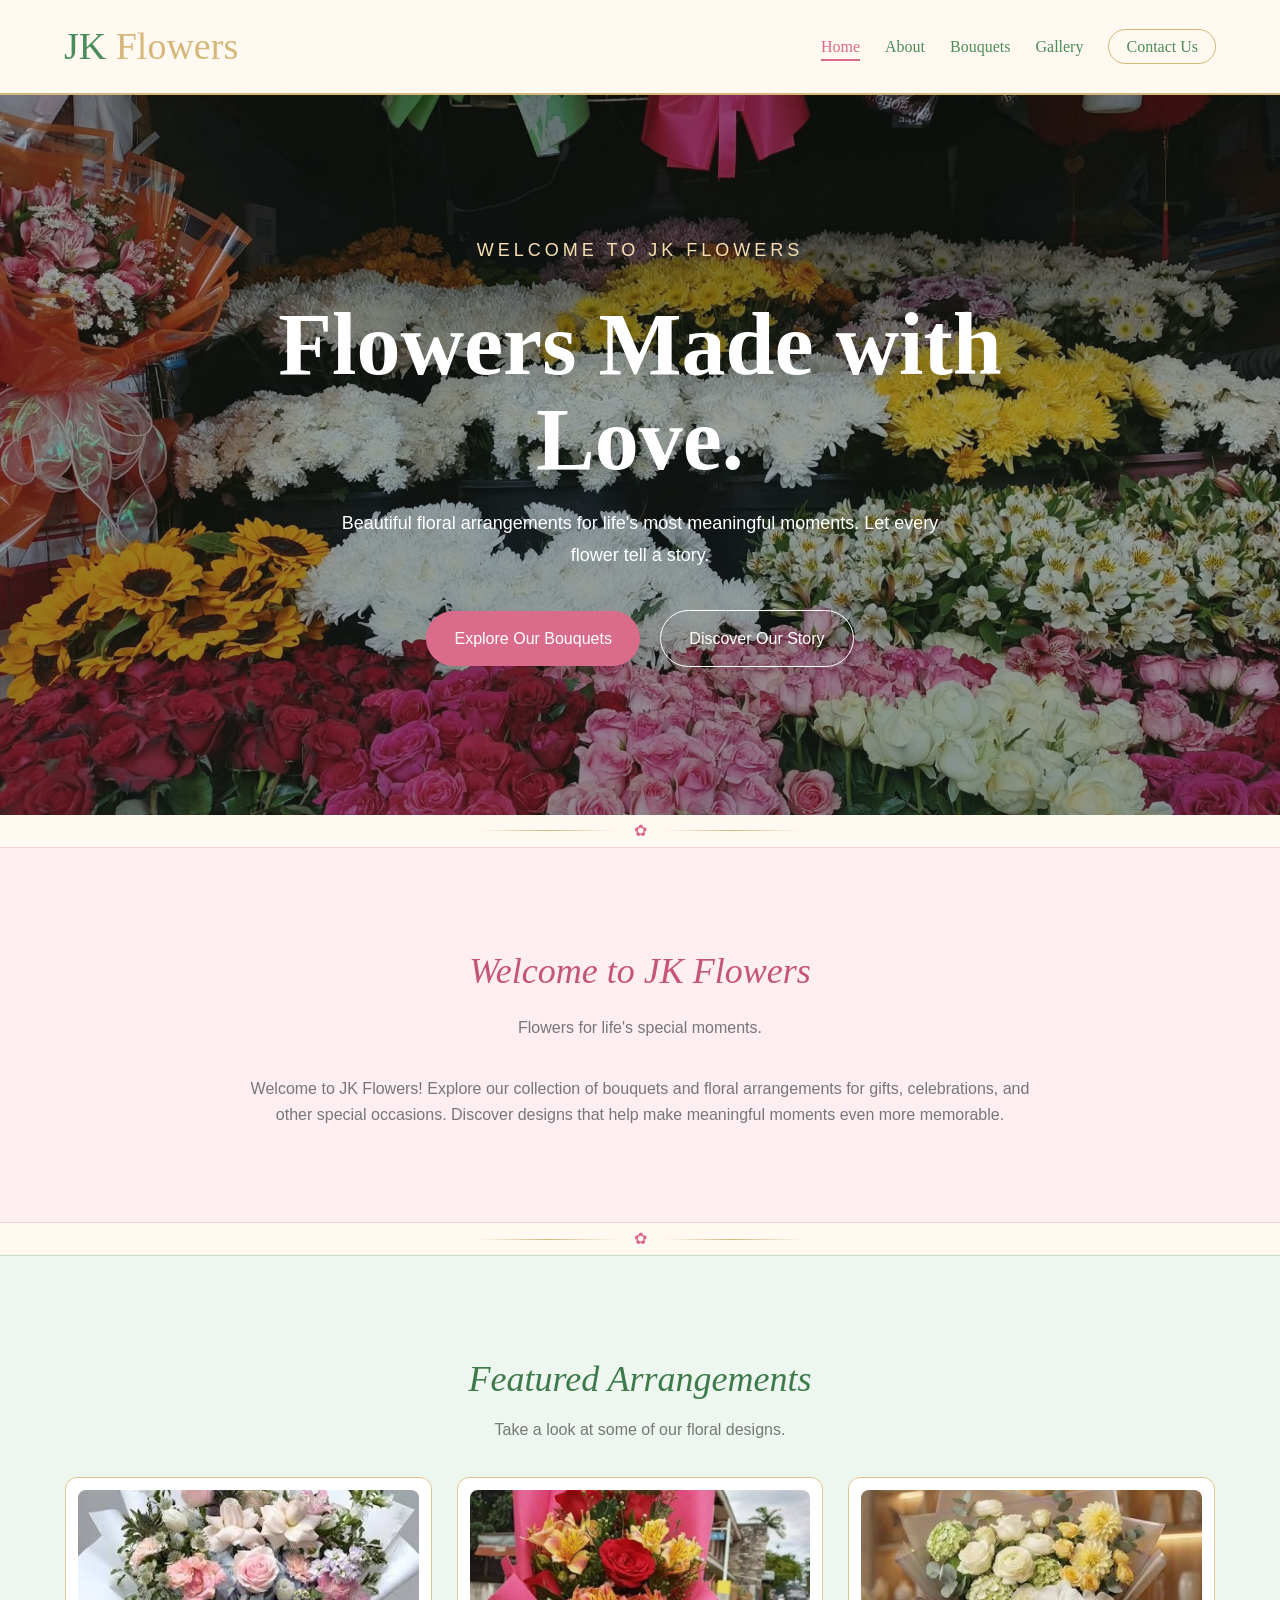
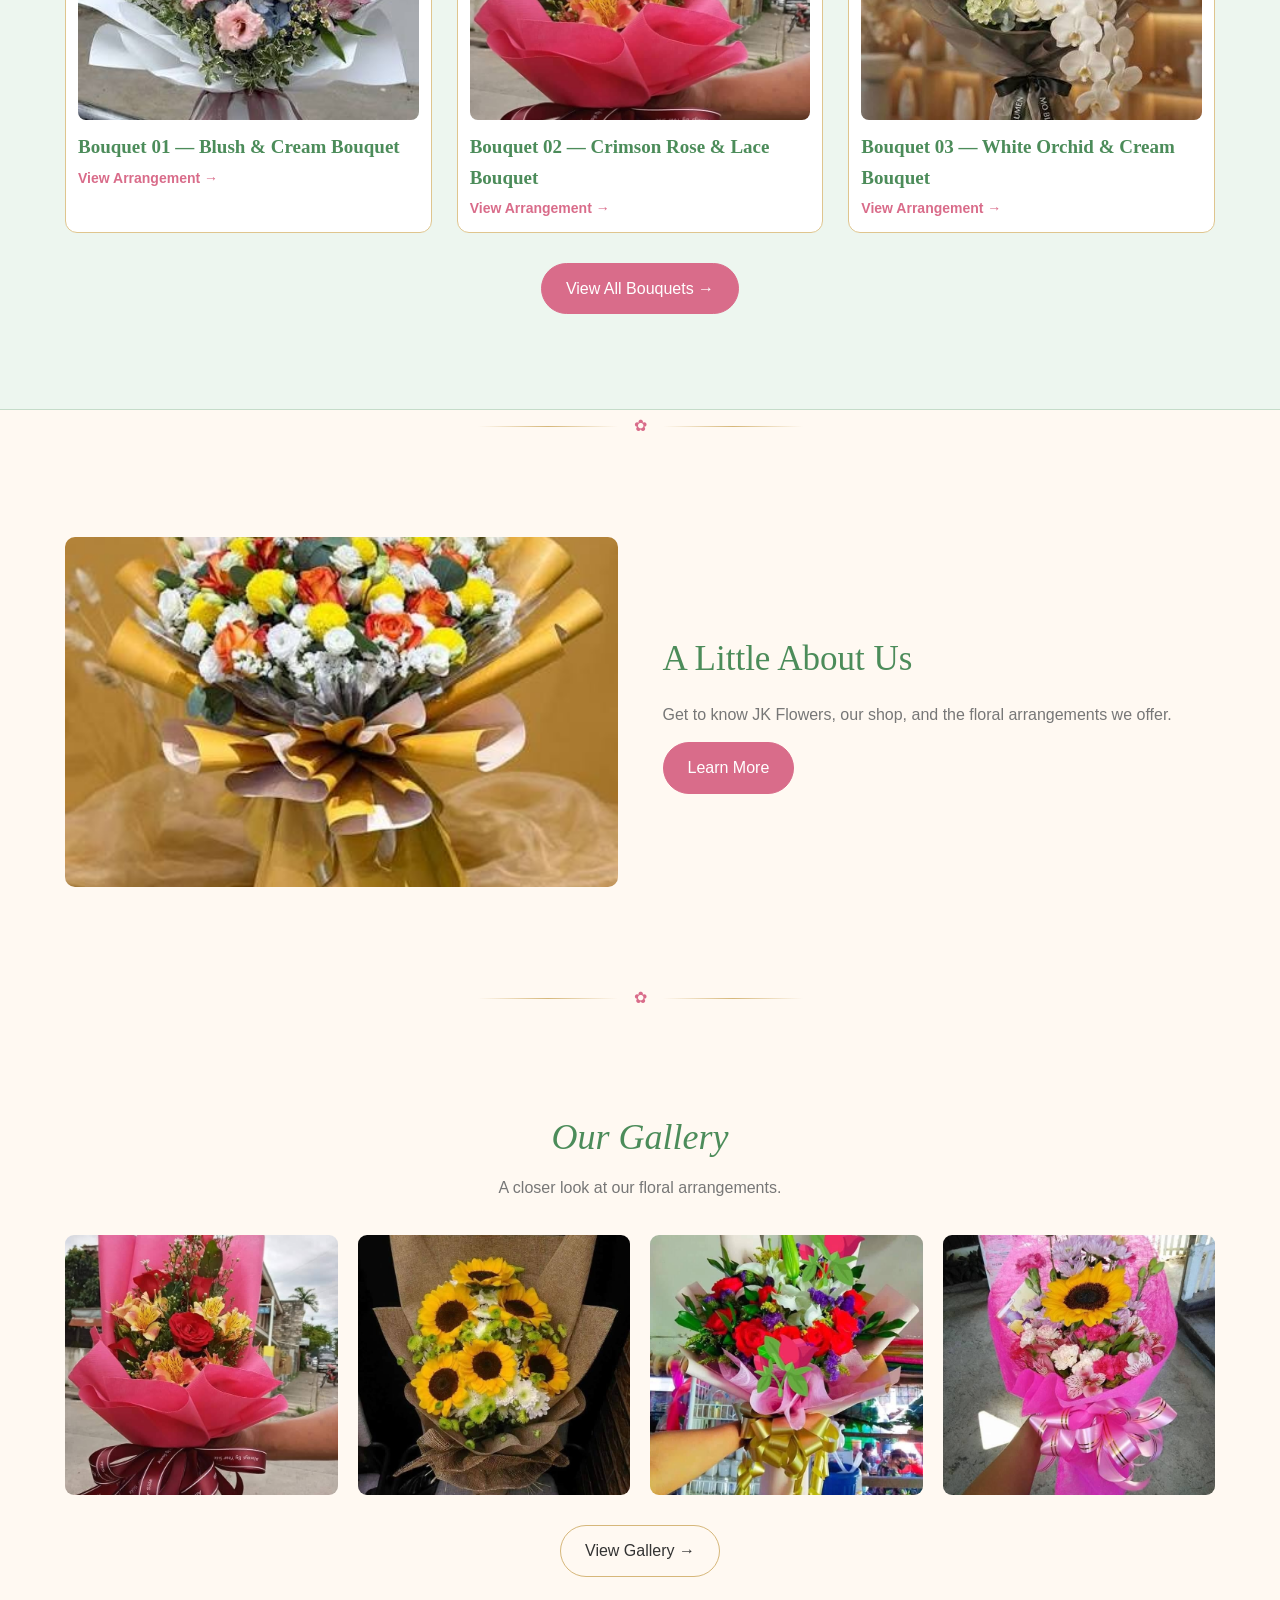
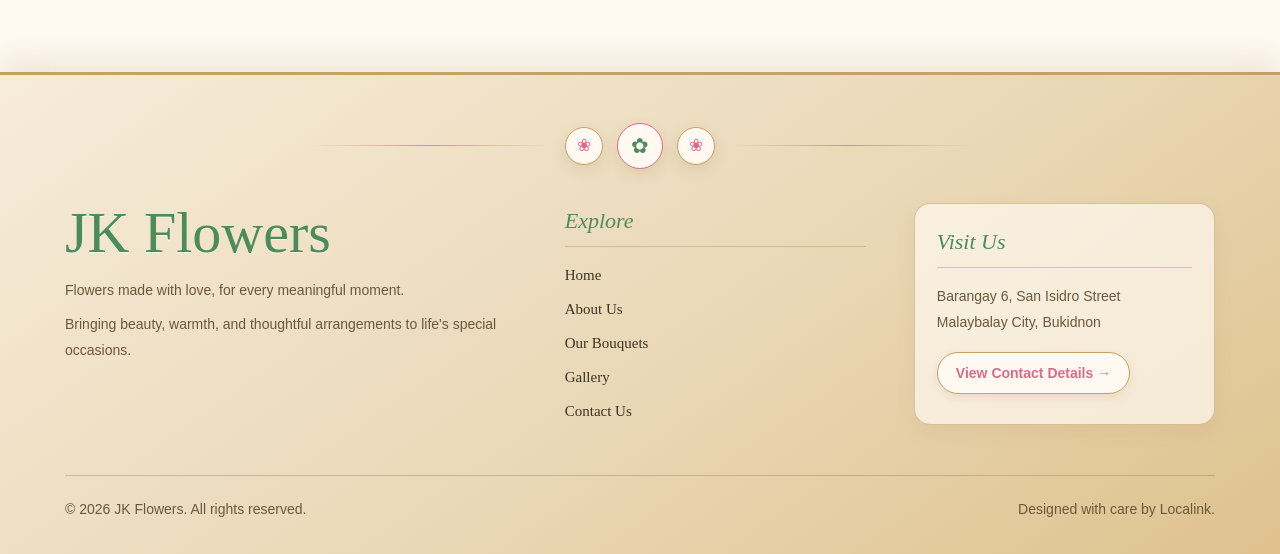
<file: index.html>
<!DOCTYPE html>
<html lang="en">
<head>
    <meta charset="UTF-8">
    <meta name="viewport" content="width=device-width, initial-scale=1.0">
    <meta name="description" content="Discover flower arrangements from JK Flowers in Malaybalay City.">
    <title>JK Flowers | Home</title>
    <link rel="stylesheet" href="style.css">
</head>
<body>

<header>
    <nav class="navbar">
        <a href="index.html" class="logo">JK <span>Flowers</span></a>

        <ul class="nav-links">
            <li><a href="index.html" class="active">Home</a></li>
            <li><a href="about.html">About</a></li>
            <li><a href="bouquets.html">Bouquets</a></li>
            <li><a href="gallery.html">Gallery</a></li>
            <li><a href="contact.html" class="contact-link">Contact Us</a></li>
        </ul>
    </nav>
</header>

<main>

<section class="hero-full">

    <div class="hero-content">
        <p class="eyebrow">WELCOME TO JK FLOWERS</p>

        <h1>Flowers Made with Love.</h1>

        <p>
            Beautiful floral arrangements for life's most
            meaningful moments. Let every flower tell a story.
        </p>

        <a href="bouquets.html" class="button">
            Explore Our Bouquets
        </a>

        <a href="about.html" class="button button-outline">
            Discover Our Story
        </a>
    </div>
</section>

<div class="section-divider divider-floral">
    <span>✿</span>
</div>

    <section class="section welcome-palette">
        <div class="container intro">
            <div class="section-title">
                <h2>Welcome to JK Flowers</h2>
                <p>Flowers for life's special moments.</p>
            </div>

            <p>
                Welcome to JK Flowers! Explore our collection
                of bouquets and floral arrangements for gifts,
                celebrations, and other special occasions.
                Discover designs that help make meaningful
                moments even more memorable.
            </p>
        </div>
    </section>

<div class="section-divider divider-floral">
    <span>✿</span>
</div>

    <section class="section featured-palette">
        <div class="container">

            <div class="section-title">
                <h2>Featured Arrangements</h2>
                <p>Take a look at some of our floral designs.</p>
            </div>

            <div class="product-grid">

                <a href="bouquets.html#product-1" class="product-card">
                    <img src="assets/bouquet1.jpg"
                         alt="Featured flower arrangement one">
                    <h3>Bouquet 01 — Blush &amp; Cream Bouquet</h3>
                    <p>View Arrangement →</p>
                </a>

                <a href="bouquets.html#product-2" class="product-card">
                    <img src="assets/bouquet2.jpg"
                         alt="Featured red rose bouquet">
                    <h3>Bouquet 02 — Crimson Rose &amp; Lace Bouquet</h3>
                    <p>View Arrangement →</p>
                </a>

                <a href="bouquets.html#product-3" class="product-card">
                    <img src="assets/bouquet3.jpg"
                         alt="Featured flower arrangement three">
                    <h3>Bouquet 03 — White Orchid &amp; Cream Bouquet</h3>
                    <p>View Arrangement →</p>
                </a>

            </div>

            <div style="text-align: center; margin-top: 30px;">
                <a href="bouquets.html" class="btn">
                    View All Bouquets →
                </a>
            </div>

        </div>
    </section>

<div class="section-divider divider-floral">
    <span>✿</span>
</div>

    <section class="section">
        <div class="container about-layout">

            <div>
                <img src="assets/shop.jpg"
                     alt="JK Flowers golden wrap arrangement">
            </div>

            <div>
                <h2>A Little About Us</h2>

                <p>
                    Get to know JK Flowers, our shop, and the
                    floral arrangements we offer.
                </p>

                <a href="about.html" class="btn">
                    Learn More
                </a>
            </div>

        </div>
    </section>

<div class="section-divider divider-floral">
    <span>✿</span>
</div>

    <section class="section">
        <div class="container">

            <div class="section-title">
                <h2>Our Gallery</h2>
                <p>A closer look at our floral arrangements.</p>
            </div>

            <div class="gallery-grid">
                <img src="assets/bouquet2.jpg" alt="Red rose bouquet in pink and lace wrap">
                <img src="assets/bouquet4.jpg" alt="Sunflower and mum burlap bouquet">
                <img src="assets/bouquet5.jpg" alt="Red rose and lily bouquet">
                <img src="assets/bouquet6.jpg" alt="Pink wrap sunflower bouquet">
            </div>

            <div style="text-align: center; margin-top: 30px;">
                <a href="gallery.html" class="btn btn-outline">
                    View Gallery →
                </a>
            </div>

        </div>
    </section>

</main>

<footer class="site-footer">
    <div class="container">

        <div class="footer-bloom-crown">
            <span>❀</span>
            <span>✿</span>
            <span>❀</span>
        </div>

        <div class="footer-content">

            <div class="footer-brand">
                <h2>JK Flowers</h2>
                <p>
                    Flowers made with love, for every
                    meaningful moment.
                </p>
                <p>
                    Bringing beauty, warmth, and thoughtful
                    arrangements to life's special occasions.
                </p>
            </div>

            <div class="footer-column">
                <h3>Explore</h3>
                <a href="index.html">Home</a>
                <a href="about.html">About Us</a>
                <a href="bouquets.html">Our Bouquets</a>
                <a href="gallery.html">Gallery</a>
                <a href="contact.html">Contact Us</a>
            </div>

            <div class="footer-column footer-visit-card">
                <h3>Visit Us</h3>
                <p>Barangay 6, San Isidro Street</p>
                <p>Malaybalay City, Bukidnon</p>
                <a href="contact.html" class="footer-pill-link">View Contact Details →</a>
            </div>

        </div>

        <div class="footer-bottom">
            <p>© 2026 JK Flowers. All rights reserved.</p>
            <p>Designed with care by Localink.</p>
        </div>

    </div>
</footer>

</body>
</html>
</file>
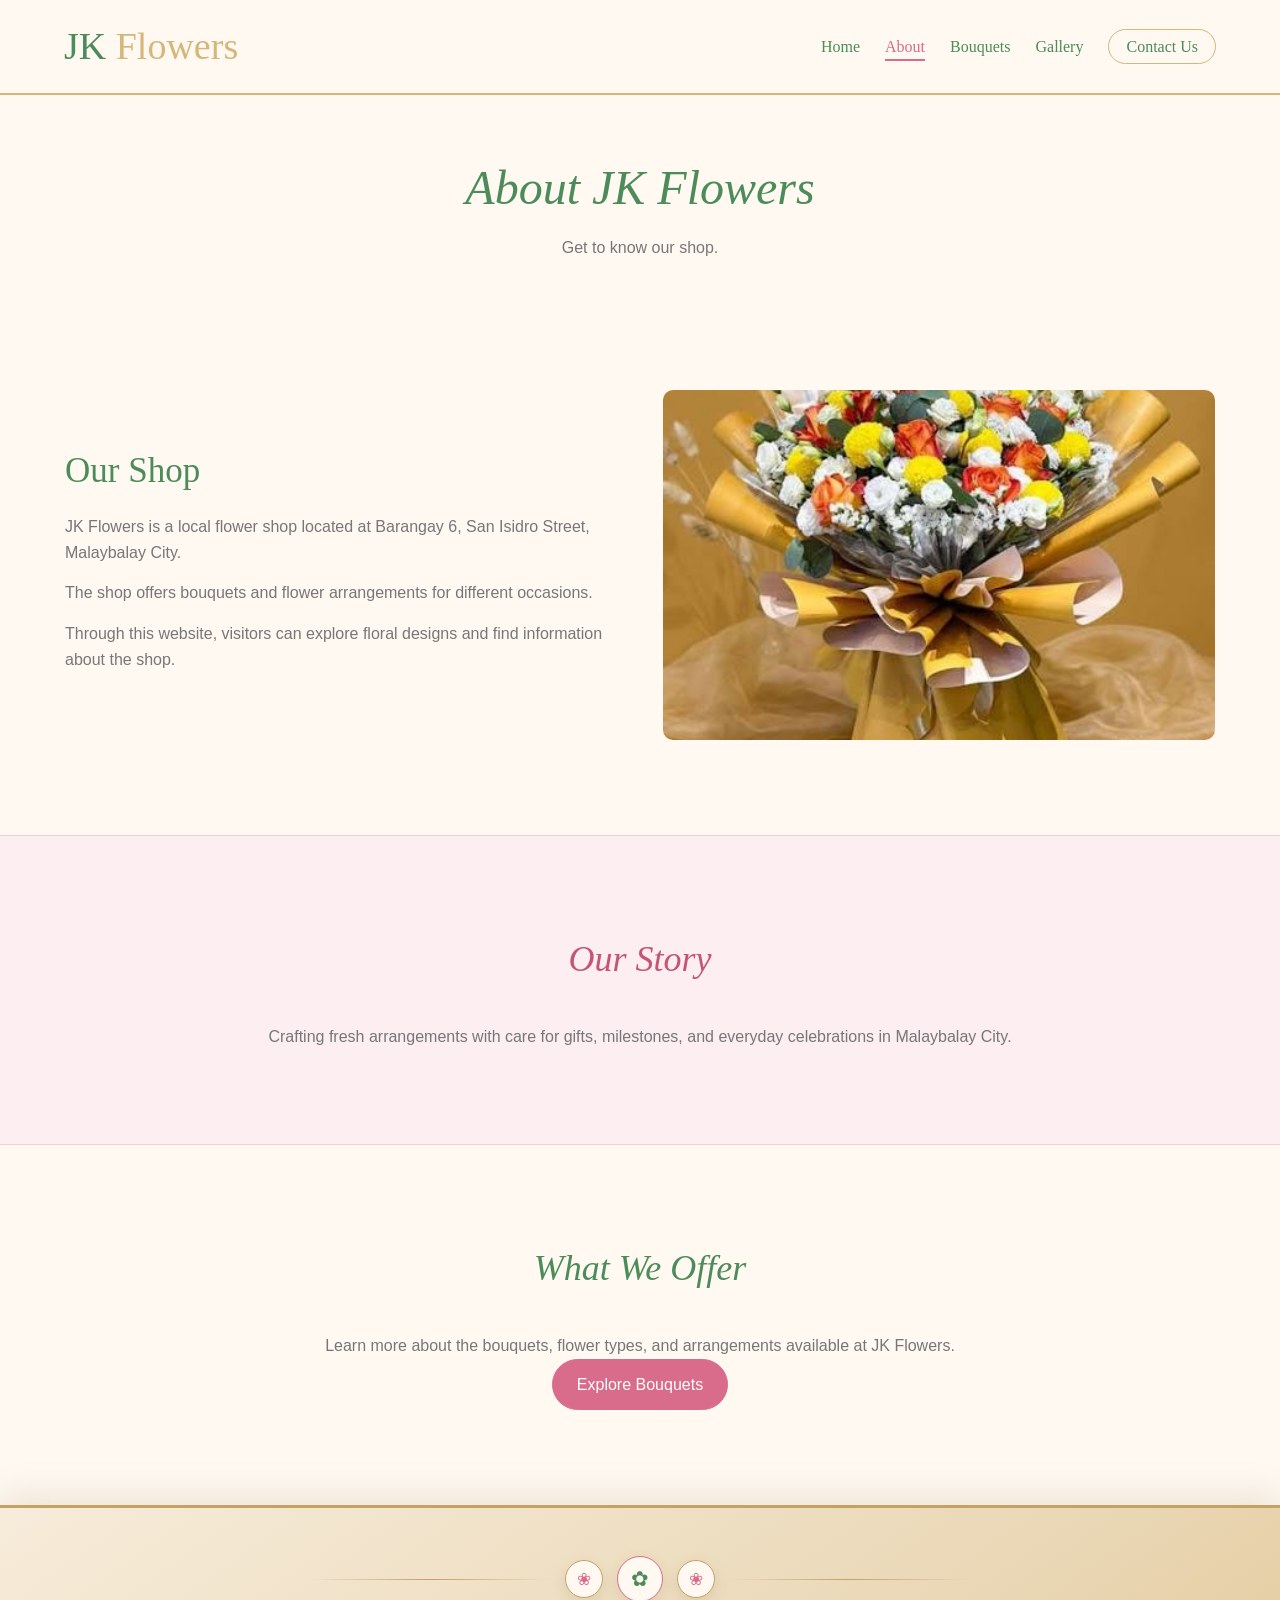
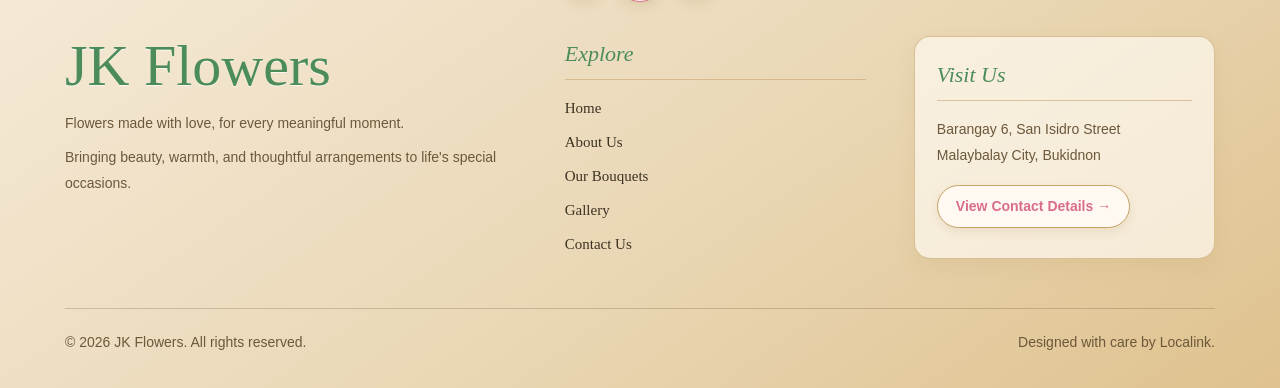
<file: about.html>
<!DOCTYPE html>
<html lang="en">
<head>
    <meta charset="UTF-8">
    <meta name="viewport" content="width=device-width, initial-scale=1.0">
    <title>JK Flowers | About</title>
    <link rel="stylesheet" href="style.css">
</head>
<body>

<header>
    <nav class="navbar">
        <a href="index.html" class="logo">JK <span>Flowers</span></a>

        <ul class="nav-links">
            <li><a href="index.html">Home</a></li>
            <li><a href="about.html" class="active">About</a></li>
            <li><a href="bouquets.html">Bouquets</a></li>
            <li><a href="gallery.html">Gallery</a></li>
            <li><a href="contact.html" class="contact-link">Contact Us</a></li>
        </ul>
    </nav>
</header>

<main>

    <section class="page-banner">
        <h1>About JK Flowers</h1>
        <p>Get to know our shop.</p>
    </section>

    <section class="section">
        <div class="container about-layout">

            <div>
                <h2>Our Shop</h2>

                <p>
                    JK Flowers is a local flower shop located
                    at Barangay 6, San Isidro Street,
                    Malaybalay City.
                </p>

                <p>
                    The shop offers bouquets and flower
                    arrangements for different occasions.
                </p>

                <p>
                    Through this website, visitors can explore
                    floral designs and find information about
                    the shop.
                </p>
            </div>

            <div>
                <img src="assets/shop.jpg"
                     alt="JK Flowers golden wrap arrangement">
            </div>

        </div>
    </section>

    <section class="section welcome-palette">
        <div class="container intro">

            <div class="section-title">
                <h2>Our Story</h2>
            </div>

            <p>
                Crafting fresh arrangements with care for gifts,
                milestones, and everyday celebrations in Malaybalay City.
            </p>

        </div>
    </section>

    <section class="section">
        <div class="container intro">

            <div class="section-title">
                <h2>What We Offer</h2>
            </div>

            <p>
                Learn more about the bouquets, flower types,
                and arrangements available at JK Flowers.
            </p>

            <a href="bouquets.html" class="btn">
                Explore Bouquets
            </a>

        </div>
    </section>

</main>

<footer class="site-footer">
    <div class="container">

        <div class="footer-bloom-crown">
            <span>❀</span>
            <span>✿</span>
            <span>❀</span>
        </div>

        <div class="footer-content">

            <div class="footer-brand">
                <h2>JK Flowers</h2>
                <p>
                    Flowers made with love, for every
                    meaningful moment.
                </p>
                <p>
                    Bringing beauty, warmth, and thoughtful
                    arrangements to life's special occasions.
                </p>
            </div>

            <div class="footer-column">
                <h3>Explore</h3>
                <a href="index.html">Home</a>
                <a href="about.html">About Us</a>
                <a href="bouquets.html">Our Bouquets</a>
                <a href="gallery.html">Gallery</a>
                <a href="contact.html">Contact Us</a>
            </div>

            <div class="footer-column footer-visit-card">
                <h3>Visit Us</h3>
                <p>Barangay 6, San Isidro Street</p>
                <p>Malaybalay City, Bukidnon</p>
                <a href="contact.html" class="footer-pill-link">View Contact Details →</a>
            </div>

        </div>

        <div class="footer-bottom">
            <p>© 2026 JK Flowers. All rights reserved.</p>
            <p>Designed with care by Localink.</p>
        </div>

    </div>
</footer>

</body>
</html>
</file>
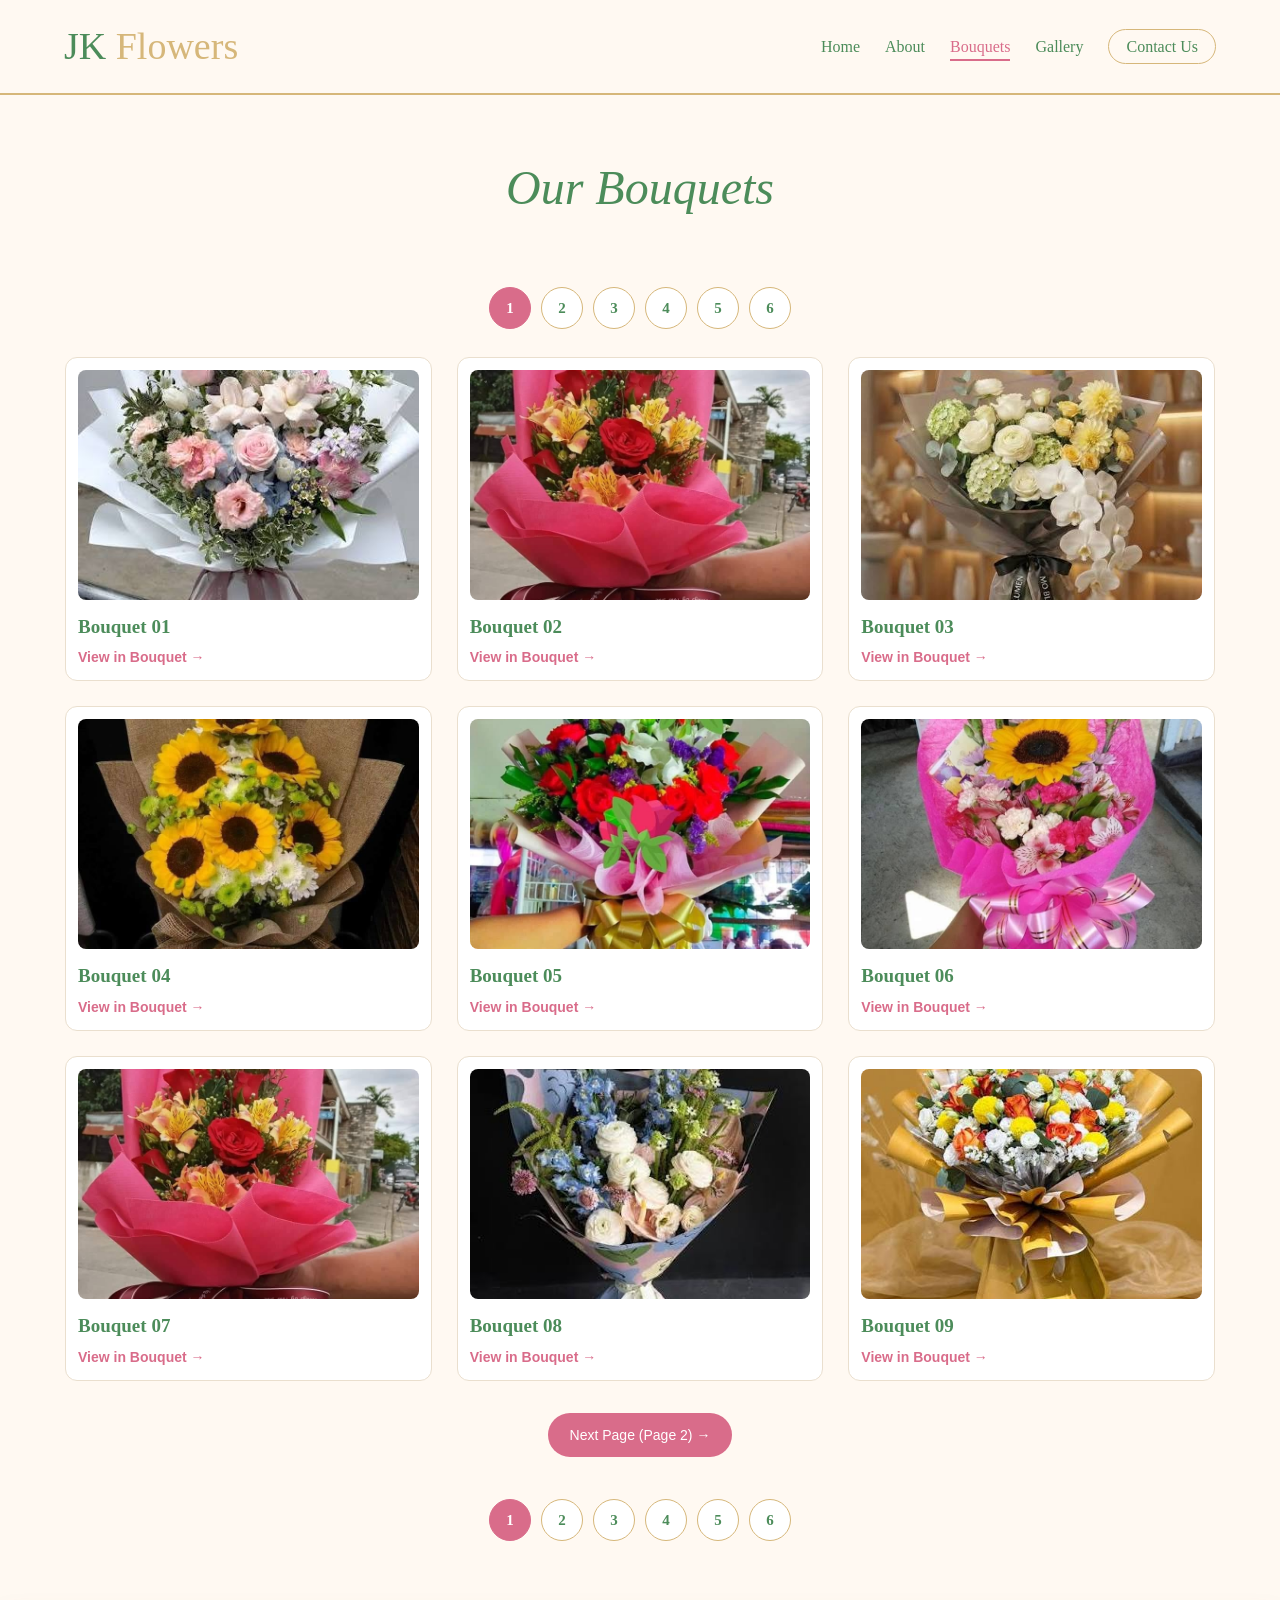
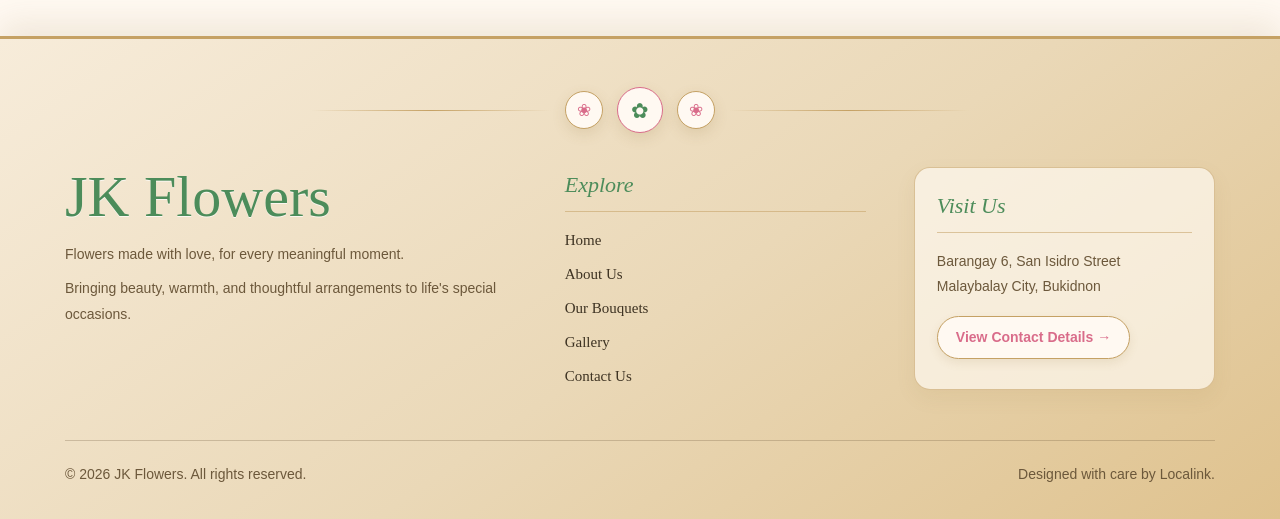
<file: bouquets.html>
<!DOCTYPE html>
<html lang="en">
<head>
    <meta charset="UTF-8">
    <meta name="viewport" content="width=device-width, initial-scale=1.0">
    <title>JK Flowers | Bouquets</title>
    <link rel="stylesheet" href="style.css">
</head>
<body id="bouquets">

<header>
    <nav class="navbar">
        <a href="index.html" class="logo">JK <span>Flowers</span></a>

        <ul class="nav-links">
            <li><a href="index.html">Home</a></li>
            <li><a href="about.html">About</a></li>
            <li><a href="bouquets.html" class="active">Bouquets</a></li>
            <li><a href="gallery.html">Gallery</a></li>
            <li><a href="contact.html" class="contact-link">Contact Us</a></li>
        </ul>
    </nav>
</header>

<main id="page-6">
<main id="page-5">
<main id="page-4">
<main id="page-3">
<main id="page-2">
<main id="page-1">

    <section class="page-banner">
        <h1>Our Bouquets</h1>
    </section>

    <section class="section bouquets-section">
        <div class="container">

            <nav class="pagination-bar" aria-label="Bouquets Pages">
                <a href="#page-1" class="page-link page-btn-1">1</a>
                <a href="#page-2" class="page-link page-btn-2">2</a>
                <a href="#page-3" class="page-link page-btn-3">3</a>
                <a href="#page-4" class="page-link page-btn-4">4</a>
                <a href="#page-5" class="page-link page-btn-5">5</a>
                <a href="#page-6" class="page-link page-btn-6">6</a>
            </nav>

            <!-- PAGE 1: 9 IMAGES -->
            <div class="bouquets-page bouquets-page-1">
                <div class="product-grid">
                    <a href="#product-1" class="product-card">
                        <img src="assets/bouquet1.jpg" alt="Bouquet 01">
                        <h3>Bouquet 01</h3>
                        <p>View in Bouquet →</p>
                    </a>
                    <a href="#product-2" class="product-card">
                        <img src="assets/bouquet2.jpg" alt="Bouquet 02">
                        <h3>Bouquet 02</h3>
                        <p>View in Bouquet →</p>
                    </a>
                    <a href="#product-3" class="product-card">
                        <img src="assets/bouquet3.jpg" alt="Bouquet 03">
                        <h3>Bouquet 03</h3>
                        <p>View in Bouquet →</p>
                    </a>
                    <a href="#product-4" class="product-card">
                        <img src="assets/bouquet4.jpg" alt="Bouquet 04">
                        <h3>Bouquet 04</h3>
                        <p>View in Bouquet →</p>
                    </a>
                    <a href="#product-5" class="product-card">
                        <img src="assets/bouquet5.jpg" alt="Bouquet 05">
                        <h3>Bouquet 05</h3>
                        <p>View in Bouquet →</p>
                    </a>
                    <a href="#product-6" class="product-card">
                        <img src="assets/bouquet6.jpg" alt="Bouquet 06">
                        <h3>Bouquet 06</h3>
                        <p>View in Bouquet →</p>
                    </a>
                    <a href="#product-7" class="product-card">
                        <img src="assets/bouquet7.jpg" alt="Bouquet 07">
                        <h3>Bouquet 07</h3>
                        <p>View in Bouquet →</p>
                    </a>
                    <a href="#product-8" class="product-card">
                        <img src="assets/gallery1.jpg" alt="Bouquet 08">
                        <h3>Bouquet 08</h3>
                        <p>View in Bouquet →</p>
                    </a>
                    <a href="#product-9" class="product-card">
                        <img src="assets/shop.jpg" alt="Bouquet 09">
                        <h3>Bouquet 09</h3>
                        <p>View in Bouquet →</p>
                    </a>
                </div>
                <div class="page-step-actions">
                    <a href="#page-2" class="page-step-btn">Next Page (Page 2) →</a>
                </div>
            </div>

            <!-- PAGE 2: 9 IMAGES -->
            <div class="bouquets-page bouquets-page-2">
                <div class="product-grid">
                    <a href="#product-10" class="product-card">
                        <img src="assets/bouquet10.jpg" alt="Bouquet 10">
                        <h3>Bouquet 10</h3>
                        <p>View in Bouquet →</p>
                    </a>
                    <a href="#product-11" class="product-card">
                        <img src="assets/bouquet11.jpg" alt="Bouquet 11">
                        <h3>Bouquet 11</h3>
                        <p>View in Bouquet →</p>
                    </a>
                    <a href="#product-12" class="product-card">
                        <img src="assets/bouquet12.jpg" alt="Bouquet 12">
                        <h3>Bouquet 12</h3>
                        <p>View in Bouquet →</p>
                    </a>
                    <a href="#product-13" class="product-card">
                        <img src="assets/bouquet13.jpg" alt="Bouquet 13">
                        <h3>Bouquet 13</h3>
                        <p>View in Bouquet →</p>
                    </a>
                    <a href="#product-14" class="product-card">
                        <img src="assets/bouquet14.jpg" alt="Bouquet 14">
                        <h3>Bouquet 14</h3>
                        <p>View in Bouquet →</p>
                    </a>
                    <a href="#product-15" class="product-card">
                        <img src="assets/bouquet15.jpg" alt="Bouquet 15">
                        <h3>Bouquet 15</h3>
                        <p>View in Bouquet →</p>
                    </a>
                    <a href="#product-16" class="product-card">
                        <img src="assets/bouquet16.jpg" alt="Bouquet 16">
                        <h3>Bouquet 16</h3>
                        <p>View in Bouquet →</p>
                    </a>
                    <a href="#product-17" class="product-card">
                        <img src="assets/bouquet17.jpg" alt="Bouquet 17">
                        <h3>Bouquet 17</h3>
                        <p>View in Bouquet →</p>
                    </a>
                    <a href="#product-18" class="product-card">
                        <img src="assets/bouquet18.jpg" alt="Bouquet 18">
                        <h3>Bouquet 18</h3>
                        <p>View in Bouquet →</p>
                    </a>
                </div>
                <div class="page-step-actions">
                    <a href="#page-1" class="page-step-btn page-step-prev">← Previous Page (Page 1)</a>
                    <a href="#page-3" class="page-step-btn">Next Page (Page 3) →</a>
                </div>
            </div>

            <!-- PAGE 3: 9 IMAGES -->
            <div class="bouquets-page bouquets-page-3">
                <div class="product-grid">
                    <a href="#product-19" class="product-card">
                        <img src="assets/bouquet19.jpg" alt="Bouquet 19">
                        <h3>Bouquet 19</h3>
                        <p>View in Bouquet →</p>
                    </a>
                    <a href="#product-20" class="product-card">
                        <img src="assets/bouquet20.jpg" alt="Bouquet 20">
                        <h3>Bouquet 20</h3>
                        <p>View in Bouquet →</p>
                    </a>
                    <a href="#product-21" class="product-card">
                        <img src="assets/bouquet21.jpg" alt="Bouquet 21">
                        <h3>Bouquet 21</h3>
                        <p>View in Bouquet →</p>
                    </a>
                    <a href="#product-22" class="product-card">
                        <img src="assets/bouquet22.jpg" alt="Bouquet 22">
                        <h3>Bouquet 22</h3>
                        <p>View in Bouquet →</p>
                    </a>
                    <a href="#product-23" class="product-card">
                        <img src="assets/bouquet23.jpg" alt="Bouquet 23">
                        <h3>Bouquet 23</h3>
                        <p>View in Bouquet →</p>
                    </a>
                    <a href="#product-24" class="product-card">
                        <img src="assets/bouquet24.jpg" alt="Bouquet 24">
                        <h3>Bouquet 24</h3>
                        <p>View in Bouquet →</p>
                    </a>
                    <a href="#product-25" class="product-card">
                        <img src="assets/bouquet25.jpg" alt="Bouquet 25">
                        <h3>Bouquet 25</h3>
                        <p>View in Bouquet →</p>
                    </a>
                    <a href="#product-26" class="product-card">
                        <img src="assets/bouquet26.jpg" alt="Bouquet 26">
                        <h3>Bouquet 26</h3>
                        <p>View in Bouquet →</p>
                    </a>
                    <a href="#product-27" class="product-card">
                        <img src="assets/bouquet27.jpg" alt="Bouquet 27">
                        <h3>Bouquet 27</h3>
                        <p>View in Bouquet →</p>
                    </a>
                </div>
                <div class="page-step-actions">
                    <a href="#page-2" class="page-step-btn page-step-prev">← Previous Page (Page 2)</a>
                    <a href="#page-4" class="page-step-btn">Next Page (Page 4) →</a>
                </div>
            </div>

            <!-- PAGE 4: 9 IMAGES -->
            <div class="bouquets-page bouquets-page-4">
                <div class="product-grid">
                    <a href="#product-28" class="product-card">
                        <img src="assets/bouquet28.jpg" alt="Bouquet 28">
                        <h3>Bouquet 28</h3>
                        <p>View in Bouquet →</p>
                    </a>
                    <a href="#product-29" class="product-card">
                        <img src="assets/bouquet29.jpg" alt="Bouquet 29">
                        <h3>Bouquet 29</h3>
                        <p>View in Bouquet →</p>
                    </a>
                    <a href="#product-30" class="product-card">
                        <img src="assets/bouquet30.jpg" alt="Bouquet 30">
                        <h3>Bouquet 30</h3>
                        <p>View in Bouquet →</p>
                    </a>
                    <a href="#product-31" class="product-card">
                        <img src="assets/bouquet31.jpg" alt="Bouquet 31">
                        <h3>Bouquet 31</h3>
                        <p>View in Bouquet →</p>
                    </a>
                    <a href="#product-32" class="product-card">
                        <img src="assets/bouquet32.jpg" alt="Bouquet 32">
                        <h3>Bouquet 32</h3>
                        <p>View in Bouquet →</p>
                    </a>
                    <a href="#product-33" class="product-card">
                        <img src="assets/bouquet33.jpg" alt="Bouquet 33">
                        <h3>Bouquet 33</h3>
                        <p>View in Bouquet →</p>
                    </a>
                    <a href="#product-34" class="product-card">
                        <img src="assets/bouquet34.jpg" alt="Bouquet 34">
                        <h3>Bouquet 34</h3>
                        <p>View in Bouquet →</p>
                    </a>
                    <a href="#product-35" class="product-card">
                        <img src="assets/bouquet35.jpg" alt="Bouquet 35">
                        <h3>Bouquet 35</h3>
                        <p>View in Bouquet →</p>
                    </a>
                    <a href="#product-36" class="product-card">
                        <img src="assets/bouquet36.jpg" alt="Bouquet 36">
                        <h3>Bouquet 36</h3>
                        <p>View in Bouquet →</p>
                    </a>
                </div>
                <div class="page-step-actions">
                    <a href="#page-3" class="page-step-btn page-step-prev">← Previous Page (Page 3)</a>
                    <a href="#page-5" class="page-step-btn">Next Page (Page 5) →</a>
                </div>
            </div>

            <!-- PAGE 5: 9 IMAGES -->
            <div class="bouquets-page bouquets-page-5">
                <div class="product-grid">
                    <a href="#product-37" class="product-card">
                        <img src="assets/bouquet37.jpg" alt="Bouquet 37">
                        <h3>Bouquet 37</h3>
                        <p>View in Bouquet →</p>
                    </a>
                    <a href="#product-38" class="product-card">
                        <img src="assets/bouquet38.jpg" alt="Bouquet 38">
                        <h3>Bouquet 38</h3>
                        <p>View in Bouquet →</p>
                    </a>
                    <a href="#product-39" class="product-card">
                        <img src="assets/bouquet39.jpg" alt="Bouquet 39">
                        <h3>Bouquet 39</h3>
                        <p>View in Bouquet →</p>
                    </a>
                    <a href="#product-40" class="product-card">
                        <img src="assets/bouquet40.jpg" alt="Bouquet 40">
                        <h3>Bouquet 40</h3>
                        <p>View in Bouquet →</p>
                    </a>
                    <a href="#product-41" class="product-card">
                        <img src="assets/bouquet41.jpg" alt="Bouquet 41">
                        <h3>Bouquet 41</h3>
                        <p>View in Bouquet →</p>
                    </a>
                    <a href="#product-42" class="product-card">
                        <img src="assets/bouquet42.jpg" alt="Bouquet 42">
                        <h3>Bouquet 42</h3>
                        <p>View in Bouquet →</p>
                    </a>
                    <a href="#product-43" class="product-card">
                        <img src="assets/bouquet43.jpg" alt="Bouquet 43">
                        <h3>Bouquet 43</h3>
                        <p>View in Bouquet →</p>
                    </a>
                    <a href="#product-44" class="product-card">
                        <img src="assets/bouquet44.jpg" alt="Bouquet 44">
                        <h3>Bouquet 44</h3>
                        <p>View in Bouquet →</p>
                    </a>
                    <a href="#product-45" class="product-card">
                        <img src="assets/bouquet45.jpg" alt="Bouquet 45">
                        <h3>Bouquet 45</h3>
                        <p>View in Bouquet →</p>
                    </a>
                </div>
                <div class="page-step-actions">
                    <a href="#page-4" class="page-step-btn page-step-prev">← Previous Page (Page 4)</a>
                    <a href="#page-6" class="page-step-btn">Next Page (Page 6) →</a>
                </div>
            </div>

            <!-- PAGE 6 (LAST PAGE): 5 IMAGES -->
            <div class="bouquets-page bouquets-page-6">
                <div class="product-grid page-six-grid">
                    <a href="#product-46" class="product-card">
                        <img src="assets/bouquet46.jpg" alt="Bouquet 46">
                        <h3>Bouquet 46</h3>
                        <p>View in Bouquet →</p>
                    </a>
                    <a href="#product-47" class="product-card">
                        <img src="assets/bouquet47.jpg" alt="Bouquet 47">
                        <h3>Bouquet 47</h3>
                        <p>View in Bouquet →</p>
                    </a>
                    <a href="#product-48" class="product-card">
                        <img src="assets/bouquet48.jpg" alt="Bouquet 48">
                        <h3>Bouquet 48</h3>
                        <p>View in Bouquet →</p>
                    </a>
                    <a href="#product-49" class="product-card">
                        <img src="assets/bouquet49.jpg" alt="Bouquet 49">
                        <h3>Bouquet 49</h3>
                        <p>View in Bouquet →</p>
                    </a>
                    <a href="#product-50" class="product-card">
                        <img src="assets/bouquet50.jpg" alt="Bouquet 50">
                        <h3>Bouquet 50</h3>
                        <p>View in Bouquet →</p>
                    </a>
                </div>
                <div class="page-step-actions">
                    <a href="#page-5" class="page-step-btn page-step-prev">← Previous Page (Page 5)</a>
                </div>
            </div>

            <nav class="pagination-bar pagination-bottom" aria-label="Bouquets Pages Bottom">
                <a href="#page-1" class="page-link page-btn-1">1</a>
                <a href="#page-2" class="page-link page-btn-2">2</a>
                <a href="#page-3" class="page-link page-btn-3">3</a>
                <a href="#page-4" class="page-link page-btn-4">4</a>
                <a href="#page-5" class="page-link page-btn-5">5</a>
                <a href="#page-6" class="page-link page-btn-6">6</a>
            </nav>

        </div>
    </section>

</main>
</main>
</main>
</main>
</main>
</main>

<!-- POPUPS 1 TO 50 -->
<div id="product-1" class="product-popup">
    <a href="#page-1" class="product-overlay"></a>
    <div class="product-popup-content">
        <a href="#page-1" class="product-close">×</a>
        <img src="assets/bouquet1.jpg" alt="Bouquet 01" class="product-popup-image">
        <div class="product-popup-details">
            <h2>Bouquet 01</h2>
            <p class="product-description">Soft blush and cream blooms wrapped in crisp white with a mauve ribbon.</p>
            <p class="product-price">Price Range: To be confirmed</p>
            <div class="product-popup-actions">
                <a href="#product-50" class="product-prev">← Previous</a>
                <a href="#product-2" class="product-next">Next Image →</a>
            </div>
        </div>
    </div>
</div>
<div id="product-2" class="product-popup">
    <a href="#page-1" class="product-overlay"></a>
    <div class="product-popup-content">
        <a href="#page-1" class="product-close">×</a>
        <img src="assets/bouquet2.jpg" alt="Bouquet 02" class="product-popup-image">
        <div class="product-popup-details">
            <h2>Bouquet 02</h2>
            <p class="product-description">Lush red roses arranged in lace and pink floral wrap with a ribbon accent.</p>
            <p class="product-price">Price Range: To be confirmed</p>
            <div class="product-popup-actions">
                <a href="#product-1" class="product-prev">← Previous</a>
                <a href="#product-3" class="product-next">Next Image →</a>
            </div>
        </div>
    </div>
</div>
<div id="product-3" class="product-popup">
    <a href="#page-1" class="product-overlay"></a>
    <div class="product-popup-content">
        <a href="#page-1" class="product-close">×</a>
        <img src="assets/bouquet3.jpg" alt="Bouquet 03" class="product-popup-image">
        <div class="product-popup-details">
            <h2>Bouquet 03</h2>
            <p class="product-description">White phalaenopsis orchids paired with creamy blooms and yellow accents.</p>
            <p class="product-price">Price Range: To be confirmed</p>
            <div class="product-popup-actions">
                <a href="#product-2" class="product-prev">← Previous</a>
                <a href="#product-4" class="product-next">Next Image →</a>
            </div>
        </div>
    </div>
</div>
<div id="product-4" class="product-popup">
    <a href="#page-1" class="product-overlay"></a>
    <div class="product-popup-content">
        <a href="#page-1" class="product-close">×</a>
        <img src="assets/bouquet4.jpg" alt="Bouquet 04" class="product-popup-image">
        <div class="product-popup-details">
            <h2>Bouquet 04</h2>
            <p class="product-description">Bright sunflowers with white and green mums styled in natural burlap wrap.</p>
            <p class="product-price">Price Range: To be confirmed</p>
            <div class="product-popup-actions">
                <a href="#product-3" class="product-prev">← Previous</a>
                <a href="#product-5" class="product-next">Next Image →</a>
            </div>
        </div>
    </div>
</div>
<div id="product-5" class="product-popup">
    <a href="#page-1" class="product-overlay"></a>
    <div class="product-popup-content">
        <a href="#page-1" class="product-close">×</a>
        <img src="assets/bouquet5.jpg" alt="Bouquet 05" class="product-popup-image">
        <div class="product-popup-details">
            <h2>Bouquet 05</h2>
            <p class="product-description">Vibrant red roses and white lilies finished with a soft pink wrap and gold bow.</p>
            <p class="product-price">Price Range: To be confirmed</p>
            <div class="product-popup-actions">
                <a href="#product-4" class="product-prev">← Previous</a>
                <a href="#product-6" class="product-next">Next Image →</a>
            </div>
        </div>
    </div>
</div>
<div id="product-6" class="product-popup">
    <a href="#page-1" class="product-overlay"></a>
    <div class="product-popup-content">
        <a href="#page-1" class="product-close">×</a>
        <img src="assets/bouquet6.jpg" alt="Bouquet 06" class="product-popup-image">
        <div class="product-popup-details">
            <h2>Bouquet 06</h2>
            <p class="product-description">Sunny center flower surrounded by pastel blooms and pink textured wrap.</p>
            <p class="product-price">Price Range: To be confirmed</p>
            <div class="product-popup-actions">
                <a href="#product-5" class="product-prev">← Previous</a>
                <a href="#product-7" class="product-next">Next Image →</a>
            </div>
        </div>
    </div>
</div>
<div id="product-7" class="product-popup">
    <a href="#page-1" class="product-overlay"></a>
    <div class="product-popup-content">
        <a href="#page-1" class="product-close">×</a>
        <img src="assets/bouquet7.jpg" alt="Bouquet 07" class="product-popup-image">
        <div class="product-popup-details">
            <h2>Bouquet 07</h2>
            <p class="product-description">Classic red rose and yellow alstroemeria in a bright pink floral wrap.</p>
            <p class="product-price">Price Range: To be confirmed</p>
            <div class="product-popup-actions">
                <a href="#product-6" class="product-prev">← Previous</a>
                <a href="#product-8" class="product-next">Next Image →</a>
            </div>
        </div>
    </div>
</div>
<div id="product-8" class="product-popup">
    <a href="#page-1" class="product-overlay"></a>
    <div class="product-popup-content">
        <a href="#page-1" class="product-close">×</a>
        <img src="assets/bouquet8.jpg" alt="Bouquet 08" class="product-popup-image">
        <div class="product-popup-details">
            <h2>Bouquet 08</h2>
            <p class="product-description">Blue delphinium stems and white ranunculus blooms tied with ribbon.</p>
            <p class="product-price">Price Range: To be confirmed</p>
            <div class="product-popup-actions">
                <a href="#product-7" class="product-prev">← Previous</a>
                <a href="#product-9" class="product-next">Next Image →</a>
            </div>
        </div>
    </div>
</div>
<div id="product-9" class="product-popup">
    <a href="#page-1" class="product-overlay"></a>
    <div class="product-popup-content">
        <a href="#page-1" class="product-close">×</a>
        <img src="assets/bouquet9.jpg" alt="Bouquet 09" class="product-popup-image">
        <div class="product-popup-details">
            <h2>Bouquet 09</h2>
            <p class="product-description">Warm orange-toned roses, yellow blooms, and white accents in golden wrap.</p>
            <p class="product-price">Price Range: To be confirmed</p>
            <div class="product-popup-actions">
                <a href="#product-8" class="product-prev">← Previous</a>
                <a href="#product-10" class="product-next">Next Image →</a>
            </div>
        </div>
    </div>
</div>

<div id="product-10" class="product-popup">
    <a href="#page-2" class="product-overlay"></a>
    <div class="product-popup-content">
        <a href="#page-2" class="product-close">×</a>
        <img src="assets/bouquet10.jpg" alt="Bouquet 10" class="product-popup-image">
        <div class="product-popup-details">
            <h2>Bouquet 10</h2>
            <p class="product-description">Freshly arranged flowers, sunflowers, mums, and roses at JK Flowers.</p>
            <p class="product-price">Price Range: To be confirmed</p>
            <div class="product-popup-actions">
                <a href="#product-9" class="product-prev">← Previous</a>
                <a href="#product-11" class="product-next">Next Image →</a>
            </div>
        </div>
    </div>
</div>
<div id="product-11" class="product-popup">
    <a href="#page-2" class="product-overlay"></a>
    <div class="product-popup-content">
        <a href="#page-2" class="product-close">×</a>
        <img src="assets/bouquet11.jpg" alt="Bouquet 11" class="product-popup-image">
        <div class="product-popup-details">
            <h2>Bouquet 11</h2>
            <p class="product-description">Soft blush and cream blooms wrapped in crisp white with a mauve ribbon.</p>
            <p class="product-price">Price Range: To be confirmed</p>
            <div class="product-popup-actions">
                <a href="#product-10" class="product-prev">← Previous</a>
                <a href="#product-12" class="product-next">Next Image →</a>
            </div>
        </div>
    </div>
</div>
<div id="product-12" class="product-popup">
    <a href="#page-2" class="product-overlay"></a>
    <div class="product-popup-content">
        <a href="#page-2" class="product-close">×</a>
        <img src="assets/bouquet12.jpg" alt="Bouquet 12" class="product-popup-image">
        <div class="product-popup-details">
            <h2>Bouquet 12</h2>
            <p class="product-description">Lush red roses arranged in lace and pink floral wrap with a ribbon accent.</p>
            <p class="product-price">Price Range: To be confirmed</p>
            <div class="product-popup-actions">
                <a href="#product-11" class="product-prev">← Previous</a>
                <a href="#product-13" class="product-next">Next Image →</a>
            </div>
        </div>
    </div>
</div>
<div id="product-13" class="product-popup">
    <a href="#page-2" class="product-overlay"></a>
    <div class="product-popup-content">
        <a href="#page-2" class="product-close">×</a>
        <img src="assets/bouquet13.jpg" alt="Bouquet 13" class="product-popup-image">
        <div class="product-popup-details">
            <h2>Bouquet 13</h2>
            <p class="product-description">White phalaenopsis orchids paired with creamy blooms and yellow accents.</p>
            <p class="product-price">Price Range: To be confirmed</p>
            <div class="product-popup-actions">
                <a href="#product-12" class="product-prev">← Previous</a>
                <a href="#product-14" class="product-next">Next Image →</a>
            </div>
        </div>
    </div>
</div>
<div id="product-14" class="product-popup">
    <a href="#page-2" class="product-overlay"></a>
    <div class="product-popup-content">
        <a href="#page-2" class="product-close">×</a>
        <img src="assets/bouquet14.jpg" alt="Bouquet 14" class="product-popup-image">
        <div class="product-popup-details">
            <h2>Bouquet 14</h2>
            <p class="product-description">Bright sunflowers with white and green mums styled in natural burlap wrap.</p>
            <p class="product-price">Price Range: To be confirmed</p>
            <div class="product-popup-actions">
                <a href="#product-13" class="product-prev">← Previous</a>
                <a href="#product-15" class="product-next">Next Image →</a>
            </div>
        </div>
    </div>
</div>
<div id="product-15" class="product-popup">
    <a href="#page-2" class="product-overlay"></a>
    <div class="product-popup-content">
        <a href="#page-2" class="product-close">×</a>
        <img src="assets/bouquet15.jpg" alt="Bouquet 15" class="product-popup-image">
        <div class="product-popup-details">
            <h2>Bouquet 15</h2>
            <p class="product-description">Vibrant red roses and white lilies finished with a soft pink wrap and gold bow.</p>
            <p class="product-price">Price Range: To be confirmed</p>
            <div class="product-popup-actions">
                <a href="#product-14" class="product-prev">← Previous</a>
                <a href="#product-16" class="product-next">Next Image →</a>
            </div>
        </div>
    </div>
</div>
<div id="product-16" class="product-popup">
    <a href="#page-2" class="product-overlay"></a>
    <div class="product-popup-content">
        <a href="#page-2" class="product-close">×</a>
        <img src="assets/bouquet16.jpg" alt="Bouquet 16" class="product-popup-image">
        <div class="product-popup-details">
            <h2>Bouquet 16</h2>
            <p class="product-description">Sunny center flower surrounded by pastel blooms and pink textured wrap.</p>
            <p class="product-price">Price Range: To be confirmed</p>
            <div class="product-popup-actions">
                <a href="#product-15" class="product-prev">← Previous</a>
                <a href="#product-17" class="product-next">Next Image →</a>
            </div>
        </div>
    </div>
</div>
<div id="product-17" class="product-popup">
    <a href="#page-2" class="product-overlay"></a>
    <div class="product-popup-content">
        <a href="#page-2" class="product-close">×</a>
        <img src="assets/bouquet17.jpg" alt="Bouquet 17" class="product-popup-image">
        <div class="product-popup-details">
            <h2>Bouquet 17</h2>
            <p class="product-description">Classic red rose and yellow alstroemeria in a bright pink floral wrap.</p>
            <p class="product-price">Price Range: To be confirmed</p>
            <div class="product-popup-actions">
                <a href="#product-16" class="product-prev">← Previous</a>
                <a href="#product-18" class="product-next">Next Image →</a>
            </div>
        </div>
    </div>
</div>
<div id="product-18" class="product-popup">
    <a href="#page-2" class="product-overlay"></a>
    <div class="product-popup-content">
        <a href="#page-2" class="product-close">×</a>
        <img src="assets/bouquet18.jpg" alt="Bouquet 18" class="product-popup-image">
        <div class="product-popup-details">
            <h2>Bouquet 18</h2>
            <p class="product-description">Blue delphinium stems and white ranunculus blooms tied with ribbon.</p>
            <p class="product-price">Price Range: To be confirmed</p>
            <div class="product-popup-actions">
                <a href="#product-17" class="product-prev">← Previous</a>
                <a href="#product-19" class="product-next">Next Image →</a>
            </div>
        </div>
    </div>
</div>

<div id="product-19" class="product-popup">
    <a href="#page-3" class="product-overlay"></a>
    <div class="product-popup-content">
        <a href="#page-3" class="product-close">×</a>
        <img src="assets/bouquet19.jpg" alt="Bouquet 19" class="product-popup-image">
        <div class="product-popup-details">
            <h2>Bouquet 19</h2>
            <p class="product-description">Warm orange-toned roses, yellow blooms, and white accents in golden wrap.</p>
            <p class="product-price">Price Range: To be confirmed</p>
            <div class="product-popup-actions">
                <a href="#product-18" class="product-prev">← Previous</a>
                <a href="#product-20" class="product-next">Next Image →</a>
            </div>
        </div>
    </div>
</div>
<div id="product-20" class="product-popup">
    <a href="#page-3" class="product-overlay"></a>
    <div class="product-popup-content">
        <a href="#page-3" class="product-close">×</a>
        <img src="assets/bouquet20.jpg" alt="Bouquet 20" class="product-popup-image">
        <div class="product-popup-details">
            <h2>Bouquet 20</h2>
            <p class="product-description">Freshly arranged flowers, sunflowers, mums, and roses at JK Flowers.</p>
            <p class="product-price">Price Range: To be confirmed</p>
            <div class="product-popup-actions">
                <a href="#product-19" class="product-prev">← Previous</a>
                <a href="#product-21" class="product-next">Next Image →</a>
            </div>
        </div>
    </div>
</div>
<div id="product-21" class="product-popup">
    <a href="#page-3" class="product-overlay"></a>
    <div class="product-popup-content">
        <a href="#page-3" class="product-close">×</a>
        <img src="assets/bouquet21.jpg" alt="Bouquet 21" class="product-popup-image">
        <div class="product-popup-details">
            <h2>Bouquet 21</h2>
            <p class="product-description">Soft blush and cream blooms wrapped in crisp white with a mauve ribbon.</p>
            <p class="product-price">Price Range: To be confirmed</p>
            <div class="product-popup-actions">
                <a href="#product-20" class="product-prev">← Previous</a>
                <a href="#product-22" class="product-next">Next Image →</a>
            </div>
        </div>
    </div>
</div>
<div id="product-22" class="product-popup">
    <a href="#page-3" class="product-overlay"></a>
    <div class="product-popup-content">
        <a href="#page-3" class="product-close">×</a>
        <img src="assets/bouquet22.jpg" alt="Bouquet 22" class="product-popup-image">
        <div class="product-popup-details">
            <h2>Bouquet 22</h2>
            <p class="product-description">Lush red roses arranged in lace and pink floral wrap with a ribbon accent.</p>
            <p class="product-price">Price Range: To be confirmed</p>
            <div class="product-popup-actions">
                <a href="#product-21" class="product-prev">← Previous</a>
                <a href="#product-23" class="product-next">Next Image →</a>
            </div>
        </div>
    </div>
</div>
<div id="product-23" class="product-popup">
    <a href="#page-3" class="product-overlay"></a>
    <div class="product-popup-content">
        <a href="#page-3" class="product-close">×</a>
        <img src="assets/bouquet23.jpg" alt="Bouquet 23" class="product-popup-image">
        <div class="product-popup-details">
            <h2>Bouquet 23</h2>
            <p class="product-description">White phalaenopsis orchids paired with creamy blooms and yellow accents.</p>
            <p class="product-price">Price Range: To be confirmed</p>
            <div class="product-popup-actions">
                <a href="#product-22" class="product-prev">← Previous</a>
                <a href="#product-24" class="product-next">Next Image →</a>
            </div>
        </div>
    </div>
</div>
<div id="product-24" class="product-popup">
    <a href="#page-3" class="product-overlay"></a>
    <div class="product-popup-content">
        <a href="#page-3" class="product-close">×</a>
        <img src="assets/bouquet24.jpg" alt="Bouquet 24" class="product-popup-image">
        <div class="product-popup-details">
            <h2>Bouquet 24</h2>
            <p class="product-description">Bright sunflowers with white and green mums styled in natural burlap wrap.</p>
            <p class="product-price">Price Range: To be confirmed</p>
            <div class="product-popup-actions">
                <a href="#product-23" class="product-prev">← Previous</a>
                <a href="#product-25" class="product-next">Next Image →</a>
            </div>
        </div>
    </div>
</div>
<div id="product-25" class="product-popup">
    <a href="#page-3" class="product-overlay"></a>
    <div class="product-popup-content">
        <a href="#page-3" class="product-close">×</a>
        <img src="assets/bouquet25.jpg" alt="Bouquet 25" class="product-popup-image">
        <div class="product-popup-details">
            <h2>Bouquet 25</h2>
            <p class="product-description">Vibrant red roses and white lilies finished with a soft pink wrap and gold bow.</p>
            <p class="product-price">Price Range: To be confirmed</p>
            <div class="product-popup-actions">
                <a href="#product-24" class="product-prev">← Previous</a>
                <a href="#product-26" class="product-next">Next Image →</a>
            </div>
        </div>
    </div>
</div>
<div id="product-26" class="product-popup">
    <a href="#page-3" class="product-overlay"></a>
    <div class="product-popup-content">
        <a href="#page-3" class="product-close">×</a>
        <img src="assets/bouquet26.jpg" alt="Bouquet 26" class="product-popup-image">
        <div class="product-popup-details">
            <h2>Bouquet 26</h2>
            <p class="product-description">Sunny center flower surrounded by pastel blooms and pink textured wrap.</p>
            <p class="product-price">Price Range: To be confirmed</p>
            <div class="product-popup-actions">
                <a href="#product-25" class="product-prev">← Previous</a>
                <a href="#product-27" class="product-next">Next Image →</a>
            </div>
        </div>
    </div>
</div>
<div id="product-27" class="product-popup">
    <a href="#page-3" class="product-overlay"></a>
    <div class="product-popup-content">
        <a href="#page-3" class="product-close">×</a>
        <img src="assets/bouquet27.jpg" alt="Bouquet 27" class="product-popup-image">
        <div class="product-popup-details">
            <h2>Bouquet 27</h2>
            <p class="product-description">Classic red rose and yellow alstroemeria in a bright pink floral wrap.</p>
            <p class="product-price">Price Range: To be confirmed</p>
            <div class="product-popup-actions">
                <a href="#product-26" class="product-prev">← Previous</a>
                <a href="#product-28" class="product-next">Next Image →</a>
            </div>
        </div>
    </div>
</div>

<div id="product-28" class="product-popup">
    <a href="#page-4" class="product-overlay"></a>
    <div class="product-popup-content">
        <a href="#page-4" class="product-close">×</a>
        <img src="assets/bouquet28.jpg" alt="Bouquet 28" class="product-popup-image">
        <div class="product-popup-details">
            <h2>Bouquet 28</h2>
            <p class="product-description">Blue delphinium stems and white ranunculus blooms tied with ribbon.</p>
            <p class="product-price">Price Range: To be confirmed</p>
            <div class="product-popup-actions">
                <a href="#product-27" class="product-prev">← Previous</a>
                <a href="#product-29" class="product-next">Next Image →</a>
            </div>
        </div>
    </div>
</div>
<div id="product-29" class="product-popup">
    <a href="#page-4" class="product-overlay"></a>
    <div class="product-popup-content">
        <a href="#page-4" class="product-close">×</a>
        <img src="assets/bouquet29.jpg" alt="Bouquet 29" class="product-popup-image">
        <div class="product-popup-details">
            <h2>Bouquet 29</h2>
            <p class="product-description">Warm orange-toned roses, yellow blooms, and white accents in golden wrap.</p>
            <p class="product-price">Price Range: To be confirmed</p>
            <div class="product-popup-actions">
                <a href="#product-28" class="product-prev">← Previous</a>
                <a href="#product-30" class="product-next">Next Image →</a>
            </div>
        </div>
    </div>
</div>
<div id="product-30" class="product-popup">
    <a href="#page-4" class="product-overlay"></a>
    <div class="product-popup-content">
        <a href="#page-4" class="product-close">×</a>
        <img src="assets/bouquet30.jpg" alt="Bouquet 30" class="product-popup-image">
        <div class="product-popup-details">
            <h2>Bouquet 30</h2>
            <p class="product-description">Freshly arranged flowers, sunflowers, mums, and roses at JK Flowers.</p>
            <p class="product-price">Price Range: To be confirmed</p>
            <div class="product-popup-actions">
                <a href="#product-29" class="product-prev">← Previous</a>
                <a href="#product-31" class="product-next">Next Image →</a>
            </div>
        </div>
    </div>
</div>
<div id="product-31" class="product-popup">
    <a href="#page-4" class="product-overlay"></a>
    <div class="product-popup-content">
        <a href="#page-4" class="product-close">×</a>
        <img src="assets/bouquet31.jpg" alt="Bouquet 31" class="product-popup-image">
        <div class="product-popup-details">
            <h2>Bouquet 31</h2>
            <p class="product-description">Soft blush and cream blooms wrapped in crisp white with a mauve ribbon.</p>
            <p class="product-price">Price Range: To be confirmed</p>
            <div class="product-popup-actions">
                <a href="#product-30" class="product-prev">← Previous</a>
                <a href="#product-32" class="product-next">Next Image →</a>
            </div>
        </div>
    </div>
</div>
<div id="product-32" class="product-popup">
    <a href="#page-4" class="product-overlay"></a>
    <div class="product-popup-content">
        <a href="#page-4" class="product-close">×</a>
        <img src="assets/bouquet32.jpg" alt="Bouquet 32" class="product-popup-image">
        <div class="product-popup-details">
            <h2>Bouquet 32</h2>
            <p class="product-description">Lush red roses arranged in lace and pink floral wrap with a ribbon accent.</p>
            <p class="product-price">Price Range: To be confirmed</p>
            <div class="product-popup-actions">
                <a href="#product-31" class="product-prev">← Previous</a>
                <a href="#product-33" class="product-next">Next Image →</a>
            </div>
        </div>
    </div>
</div>
<div id="product-33" class="product-popup">
    <a href="#page-4" class="product-overlay"></a>
    <div class="product-popup-content">
        <a href="#page-4" class="product-close">×</a>
        <img src="assets/bouquet33.jpg" alt="Bouquet 33" class="product-popup-image">
        <div class="product-popup-details">
            <h2>Bouquet 33</h2>
            <p class="product-description">White phalaenopsis orchids paired with creamy blooms and yellow accents.</p>
            <p class="product-price">Price Range: To be confirmed</p>
            <div class="product-popup-actions">
                <a href="#product-32" class="product-prev">← Previous</a>
                <a href="#product-34" class="product-next">Next Image →</a>
            </div>
        </div>
    </div>
</div>
<div id="product-34" class="product-popup">
    <a href="#page-4" class="product-overlay"></a>
    <div class="product-popup-content">
        <a href="#page-4" class="product-close">×</a>
        <img src="assets/bouquet34.jpg" alt="Bouquet 34" class="product-popup-image">
        <div class="product-popup-details">
            <h2>Bouquet 34</h2>
            <p class="product-description">Bright sunflowers with white and green mums styled in natural burlap wrap.</p>
            <p class="product-price">Price Range: To be confirmed</p>
            <div class="product-popup-actions">
                <a href="#product-33" class="product-prev">← Previous</a>
                <a href="#product-35" class="product-next">Next Image →</a>
            </div>
        </div>
    </div>
</div>
<div id="product-35" class="product-popup">
    <a href="#page-4" class="product-overlay"></a>
    <div class="product-popup-content">
        <a href="#page-4" class="product-close">×</a>
        <img src="assets/bouquet35.jpg" alt="Bouquet 35" class="product-popup-image">
        <div class="product-popup-details">
            <h2>Bouquet 35</h2>
            <p class="product-description">Vibrant red roses and white lilies finished with a soft pink wrap and gold bow.</p>
            <p class="product-price">Price Range: To be confirmed</p>
            <div class="product-popup-actions">
                <a href="#product-34" class="product-prev">← Previous</a>
                <a href="#product-36" class="product-next">Next Image →</a>
            </div>
        </div>
    </div>
</div>
<div id="product-36" class="product-popup">
    <a href="#page-4" class="product-overlay"></a>
    <div class="product-popup-content">
        <a href="#page-4" class="product-close">×</a>
        <img src="assets/bouquet36.jpg" alt="Bouquet 36" class="product-popup-image">
        <div class="product-popup-details">
            <h2>Bouquet 36</h2>
            <p class="product-description">Sunny center flower surrounded by pastel blooms and pink textured wrap.</p>
            <p class="product-price">Price Range: To be confirmed</p>
            <div class="product-popup-actions">
                <a href="#product-35" class="product-prev">← Previous</a>
                <a href="#product-37" class="product-next">Next Image →</a>
            </div>
        </div>
    </div>
</div>

<div id="product-37" class="product-popup">
    <a href="#page-5" class="product-overlay"></a>
    <div class="product-popup-content">
        <a href="#page-5" class="product-close">×</a>
        <img src="assets/bouquet37.jpg" alt="Bouquet 37" class="product-popup-image">
        <div class="product-popup-details">
            <h2>Bouquet 37</h2>
            <p class="product-description">Classic red rose and yellow alstroemeria in a bright pink floral wrap.</p>
            <p class="product-price">Price Range: To be confirmed</p>
            <div class="product-popup-actions">
                <a href="#product-36" class="product-prev">← Previous</a>
                <a href="#product-38" class="product-next">Next Image →</a>
            </div>
        </div>
    </div>
</div>
<div id="product-38" class="product-popup">
    <a href="#page-5" class="product-overlay"></a>
    <div class="product-popup-content">
        <a href="#page-5" class="product-close">×</a>
        <img src="assets/bouquet38.jpg" alt="Bouquet 38" class="product-popup-image">
        <div class="product-popup-details">
            <h2>Bouquet 38</h2>
            <p class="product-description">Blue delphinium stems and white ranunculus blooms tied with ribbon.</p>
            <p class="product-price">Price Range: To be confirmed</p>
            <div class="product-popup-actions">
                <a href="#product-37" class="product-prev">← Previous</a>
                <a href="#product-39" class="product-next">Next Image →</a>
            </div>
        </div>
    </div>
</div>
<div id="product-39" class="product-popup">
    <a href="#page-5" class="product-overlay"></a>
    <div class="product-popup-content">
        <a href="#page-5" class="product-close">×</a>
        <img src="assets/bouquet39.jpg" alt="Bouquet 39" class="product-popup-image">
        <div class="product-popup-details">
            <h2>Bouquet 39</h2>
            <p class="product-description">Warm orange-toned roses, yellow blooms, and white accents in golden wrap.</p>
            <p class="product-price">Price Range: To be confirmed</p>
            <div class="product-popup-actions">
                <a href="#product-38" class="product-prev">← Previous</a>
                <a href="#product-40" class="product-next">Next Image →</a>
            </div>
        </div>
    </div>
</div>
<div id="product-40" class="product-popup">
    <a href="#page-5" class="product-overlay"></a>
    <div class="product-popup-content">
        <a href="#page-5" class="product-close">×</a>
        <img src="assets/bouquet40.jpg" alt="Bouquet 40" class="product-popup-image">
        <div class="product-popup-details">
            <h2>Bouquet 40</h2>
            <p class="product-description">Freshly arranged flowers, sunflowers, mums, and roses at JK Flowers.</p>
            <p class="product-price">Price Range: To be confirmed</p>
            <div class="product-popup-actions">
                <a href="#product-39" class="product-prev">← Previous</a>
                <a href="#product-41" class="product-next">Next Image →</a>
            </div>
        </div>
    </div>
</div>
<div id="product-41" class="product-popup">
    <a href="#page-5" class="product-overlay"></a>
    <div class="product-popup-content">
        <a href="#page-5" class="product-close">×</a>
        <img src="assets/bouquet41.jpg" alt="Bouquet 41" class="product-popup-image">
        <div class="product-popup-details">
            <h2>Bouquet 41</h2>
            <p class="product-description">Soft blush and cream blooms wrapped in crisp white with a mauve ribbon.</p>
            <p class="product-price">Price Range: To be confirmed</p>
            <div class="product-popup-actions">
                <a href="#product-40" class="product-prev">← Previous</a>
                <a href="#product-42" class="product-next">Next Image →</a>
            </div>
        </div>
    </div>
</div>
<div id="product-42" class="product-popup">
    <a href="#page-5" class="product-overlay"></a>
    <div class="product-popup-content">
        <a href="#page-5" class="product-close">×</a>
        <img src="assets/bouquet42.jpg" alt="Bouquet 42" class="product-popup-image">
        <div class="product-popup-details">
            <h2>Bouquet 42</h2>
            <p class="product-description">Lush red roses arranged in lace and pink floral wrap with a ribbon accent.</p>
            <p class="product-price">Price Range: To be confirmed</p>
            <div class="product-popup-actions">
                <a href="#product-41" class="product-prev">← Previous</a>
                <a href="#product-43" class="product-next">Next Image →</a>
            </div>
        </div>
    </div>
</div>
<div id="product-43" class="product-popup">
    <a href="#page-5" class="product-overlay"></a>
    <div class="product-popup-content">
        <a href="#page-5" class="product-close">×</a>
        <img src="assets/bouquet43.jpg" alt="Bouquet 43" class="product-popup-image">
        <div class="product-popup-details">
            <h2>Bouquet 43</h2>
            <p class="product-description">White phalaenopsis orchids paired with creamy blooms and yellow accents.</p>
            <p class="product-price">Price Range: To be confirmed</p>
            <div class="product-popup-actions">
                <a href="#product-42" class="product-prev">← Previous</a>
                <a href="#product-44" class="product-next">Next Image →</a>
            </div>
        </div>
    </div>
</div>
<div id="product-44" class="product-popup">
    <a href="#page-5" class="product-overlay"></a>
    <div class="product-popup-content">
        <a href="#page-5" class="product-close">×</a>
        <img src="assets/bouquet44.jpg" alt="Bouquet 44" class="product-popup-image">
        <div class="product-popup-details">
            <h2>Bouquet 44</h2>
            <p class="product-description">Bright sunflowers with white and green mums styled in natural burlap wrap.</p>
            <p class="product-price">Price Range: To be confirmed</p>
            <div class="product-popup-actions">
                <a href="#product-43" class="product-prev">← Previous</a>
                <a href="#product-45" class="product-next">Next Image →</a>
            </div>
        </div>
    </div>
</div>
<div id="product-45" class="product-popup">
    <a href="#page-5" class="product-overlay"></a>
    <div class="product-popup-content">
        <a href="#page-5" class="product-close">×</a>
        <img src="assets/bouquet45.jpg" alt="Bouquet 45" class="product-popup-image">
        <div class="product-popup-details">
            <h2>Bouquet 45</h2>
            <p class="product-description">Vibrant red roses and white lilies finished with a soft pink wrap and gold bow.</p>
            <p class="product-price">Price Range: To be confirmed</p>
            <div class="product-popup-actions">
                <a href="#product-44" class="product-prev">← Previous</a>
                <a href="#product-46" class="product-next">Next Image →</a>
            </div>
        </div>
    </div>
</div>

<div id="product-46" class="product-popup">
    <a href="#page-6" class="product-overlay"></a>
    <div class="product-popup-content">
        <a href="#page-6" class="product-close">×</a>
        <img src="assets/bouquet46.jpg" alt="Bouquet 46" class="product-popup-image">
        <div class="product-popup-details">
            <h2>Bouquet 46</h2>
            <p class="product-description">Sunny center flower surrounded by pastel blooms and pink textured wrap.</p>
            <p class="product-price">Price Range: To be confirmed</p>
            <div class="product-popup-actions">
                <a href="#product-45" class="product-prev">← Previous</a>
                <a href="#product-47" class="product-next">Next Image →</a>
            </div>
        </div>
    </div>
</div>
<div id="product-47" class="product-popup">
    <a href="#page-6" class="product-overlay"></a>
    <div class="product-popup-content">
        <a href="#page-6" class="product-close">×</a>
        <img src="assets/bouquet47.jpg" alt="Bouquet 47" class="product-popup-image">
        <div class="product-popup-details">
            <h2>Bouquet 47</h2>
            <p class="product-description">Classic red rose and yellow alstroemeria in a bright pink floral wrap.</p>
            <p class="product-price">Price Range: To be confirmed</p>
            <div class="product-popup-actions">
                <a href="#product-46" class="product-prev">← Previous</a>
                <a href="#product-48" class="product-next">Next Image →</a>
            </div>
        </div>
    </div>
</div>
<div id="product-48" class="product-popup">
    <a href="#page-6" class="product-overlay"></a>
    <div class="product-popup-content">
        <a href="#page-6" class="product-close">×</a>
        <img src="assets/bouquet48.jpg" alt="Bouquet 48" class="product-popup-image">
        <div class="product-popup-details">
            <h2>Bouquet 48</h2>
            <p class="product-description">Blue delphinium stems and white ranunculus blooms tied with ribbon.</p>
            <p class="product-price">Price Range: To be confirmed</p>
            <div class="product-popup-actions">
                <a href="#product-47" class="product-prev">← Previous</a>
                <a href="#product-49" class="product-next">Next Image →</a>
            </div>
        </div>
    </div>
</div>
<div id="product-49" class="product-popup">
    <a href="#page-6" class="product-overlay"></a>
    <div class="product-popup-content">
        <a href="#page-6" class="product-close">×</a>
        <img src="assets/bouquet49.jpg" alt="Bouquet 49" class="product-popup-image">
        <div class="product-popup-details">
            <h2>Bouquet 49</h2>
            <p class="product-description">Warm orange-toned roses, yellow blooms, and white accents in golden wrap.</p>
            <p class="product-price">Price Range: To be confirmed</p>
            <div class="product-popup-actions">
                <a href="#product-48" class="product-prev">← Previous</a>
                <a href="#product-50" class="product-next">Next Image →</a>
            </div>
        </div>
    </div>
</div>
<div id="product-50" class="product-popup">
    <a href="#page-6" class="product-overlay"></a>
    <div class="product-popup-content">
        <a href="#page-6" class="product-close">×</a>
        <img src="assets/bouquet50.jpg" alt="Bouquet 50" class="product-popup-image">
        <div class="product-popup-details">
            <h2>Bouquet 50</h2>
            <p class="product-description">Freshly arranged flowers, sunflowers, mums, and roses at JK Flowers.</p>
            <p class="product-price">Price Range: To be confirmed</p>
            <div class="product-popup-actions">
                <a href="#product-49" class="product-prev">← Previous</a>
                <a href="#product-1" class="product-next">Next Image →</a>
            </div>
        </div>
    </div>
</div>

<footer class="site-footer">
    <div class="container">

        <div class="footer-bloom-crown">
            <span>❀</span>
            <span>✿</span>
            <span>❀</span>
        </div>

        <div class="footer-content">

            <div class="footer-brand">
                <h2>JK Flowers</h2>
                <p>
                    Flowers made with love, for every
                    meaningful moment.
                </p>
                <p>
                    Bringing beauty, warmth, and thoughtful
                    arrangements to life's special occasions.
                </p>
            </div>

            <div class="footer-column">
                <h3>Explore</h3>
                <a href="index.html">Home</a>
                <a href="about.html">About Us</a>
                <a href="bouquets.html">Our Bouquets</a>
                <a href="gallery.html">Gallery</a>
                <a href="contact.html">Contact Us</a>
            </div>

            <div class="footer-column footer-visit-card">
                <h3>Visit Us</h3>
                <p>Barangay 6, San Isidro Street</p>
                <p>Malaybalay City, Bukidnon</p>
                <a href="contact.html" class="footer-pill-link">View Contact Details →</a>
            </div>

        </div>

        <div class="footer-bottom">
            <p>© 2026 JK Flowers. All rights reserved.</p>
            <p>Designed with care by Localink.</p>
        </div>

    </div>
</footer>

</body>
</html>
</file>
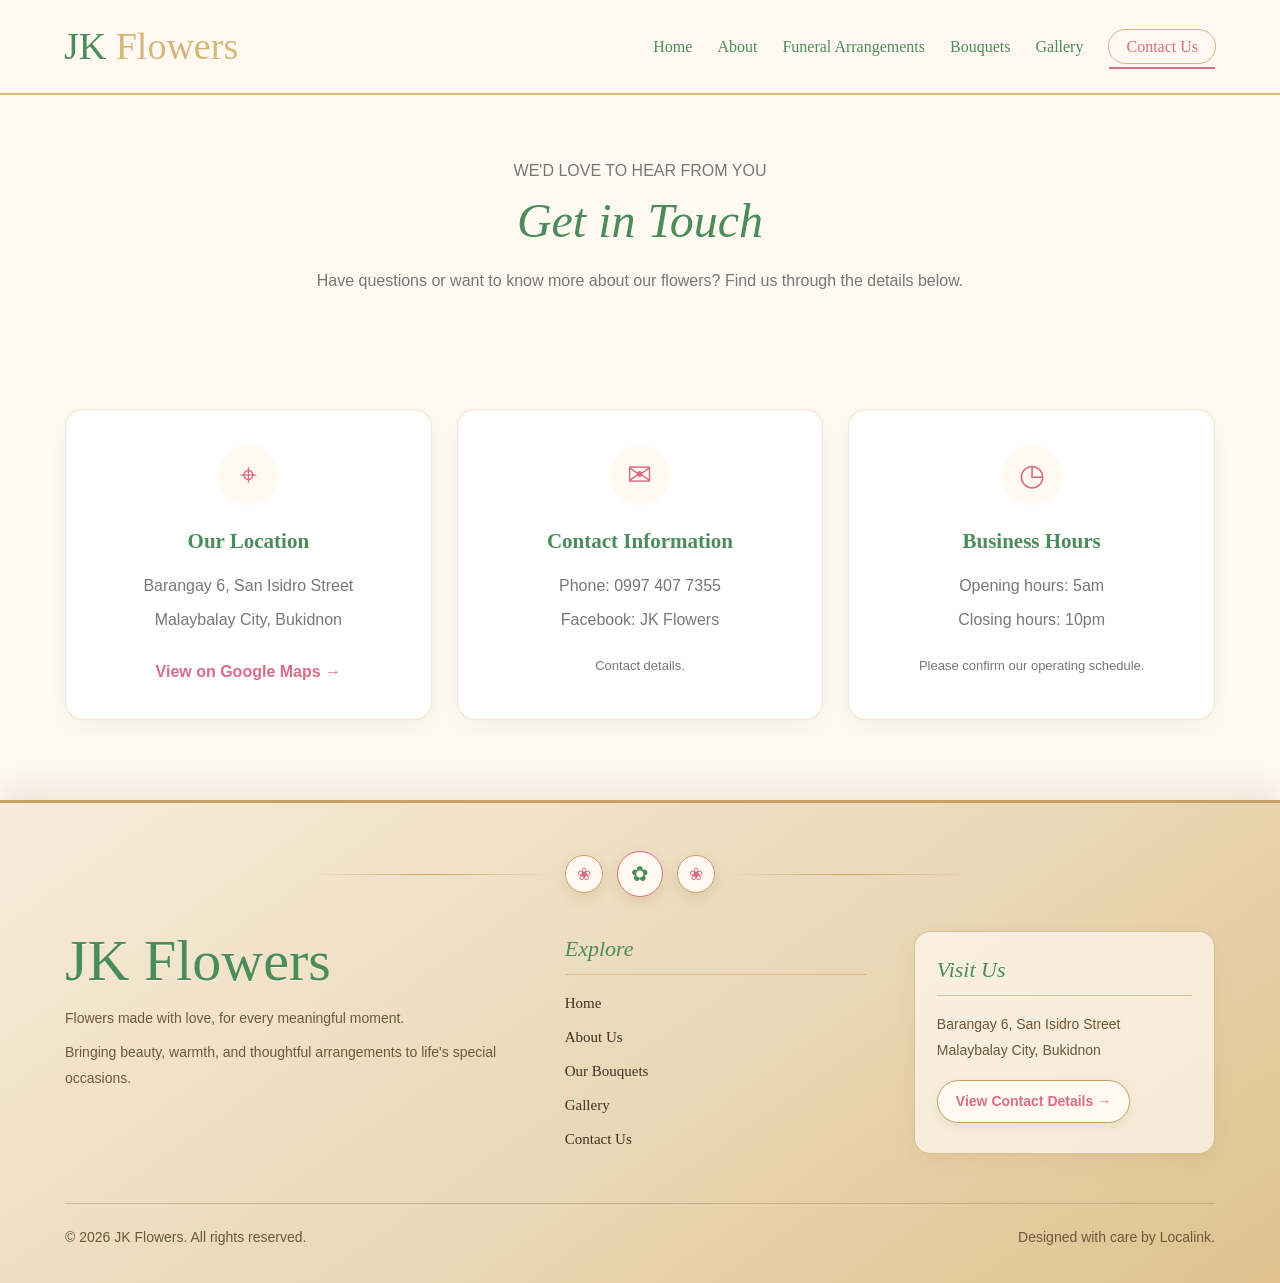
<file: contact.html>
<!DOCTYPE html>
<html lang="en">
<head>
    <meta charset="UTF-8">
    <meta name="viewport" content="width=device-width, initial-scale=1.0">
    <title>Contact Us | JK Flowers</title>
    <link rel="stylesheet" href="style.css">
</head>
<body id="contact">

<header>
    <nav class="navbar">
        <a href="index.html" class="logo">JK <span>Flowers</span></a>

        <ul class="nav-links">
            <li><a href="index.html">Home</a></li>
            <li><a href="about.html">About</a></li>
            <li><a href="funerals.html">Funeral Arrangements</a></li>
            <li><a href="bouquets.html">Bouquets</a></li>
            <li><a href="gallery.html">Gallery</a></li>
            <li><a href="contact.html" class="contact-link active">Contact Us</a></li>
        </ul>
    </nav>
</header>

    <main>
        <section class="page-banner">
            <div class="container">
                <p class="eyebrow">WE'D LOVE TO HEAR FROM YOU</p>
                <h1>Get in Touch</h1>
                <p>Have questions or want to know more about our flowers? Find us through the details below.</p>
            </div>
        </section>

        <section class="section contact-section">
            <div class="container">
                <div class="contact-grid">

                    <a href="#map-popup" class="contact-card location-card">
                        <div class="contact-icon">⌖</div>
                        <h3>Our Location</h3>
                        <p>Barangay 6, San Isidro Street</p>
                        <p>Malaybalay City, Bukidnon</p>
                        <span class="location-link">View on Google Maps →</span>
                    </a>

                    <div class="contact-card">
                        <div class="contact-icon">✉</div>
                        <h3>Contact Information</h3>
                        <p>Phone: 0997 407 7355</p>
                        <p>Facebook: JK Flowers</p>
                        <span class="contact-note">Contact details.</span>
                    </div>

                    <div class="contact-card">
                        <div class="contact-icon">◷</div>
                        <h3>Business Hours</h3>
                        <p>Opening hours: 5am</p>
                        <p>Closing hours: 10pm</p>
                        <span class="contact-note">Please confirm our operating schedule.</span>
                    </div>

                </div>
            </div>
        </section>
    </main>

    <div id="map-popup" class="map-popup">
        <a href="#contact" class="map-overlay"></a>

        <div class="map-popup-content">
            <div class="map-popup-header">
                <div>
                    <p class="eyebrow">FIND US HERE</p>
                    <h2>JK Flowers Location</h2>
                </div>

                <a href="#contact" class="map-close" aria-label="Close map">×</a>
            </div>

            <iframe
                src="https://www.google.com/maps/embed?pb=!1m18!1m12!1m3!1d493.6845442538979!2d125.12898547976907!3d8.154666775864513!2m3!1f0!2f0!3f0!3m2!1i1024!2i768!4f13.1!3m3!1m2!1s0x32ffab00575dba7d%3A0x3818e3957911cdce!2sBakerist%20%26%20packaging!5e0!3m2!1sen!2sph!4v1794787933220!5m2!1sen!2sph"
                width="100%"
                height="400"
                style="border:0;"
                allowfullscreen=""
                loading="lazy"
                referrerpolicy="no-referrer-when-downgrade">
            </iframe>

            <a
                href="https://www.google.com/maps/embed?pb=!1m18!1m12!1m3!1d493.6845442538979!2d125.12898547976907!3d8.154666775864513!2m3!1f0!2f0!3f0!3m2!1i1024!2i768!4f13.1!3m3!1m2!1s0x32ffab00575dba7d%3A0x3818e3957911cdce!2sBakerist%20%26%20packaging!5e0!3m2!1sen!2sph!4v1794787933220!5m2!1sen!2sph"
                target="_blank"
                rel="noopener noreferrer"
                class="button map-directions">
                Open in Google Maps ↗
            </a>
        </div>
    </div>

<footer class="site-footer">
    <div class="container">

        <div class="footer-bloom-crown">
            <span>❀</span>
            <span>✿</span>
            <span>❀</span>
        </div>

        <div class="footer-content">

            <div class="footer-brand">
                <h2>JK Flowers</h2>
                <p>
                    Flowers made with love, for every
                    meaningful moment.
                </p>
                <p>
                    Bringing beauty, warmth, and thoughtful
                    arrangements to life's special occasions.
                </p>
            </div>

            <div class="footer-column">
                <h3>Explore</h3>
                <a href="index.html">Home</a>
                <a href="about.html">About Us</a>
                <a href="bouquets.html">Our Bouquets</a>
                <a href="gallery.html">Gallery</a>
                <a href="contact.html">Contact Us</a>
            </div>

            <div class="footer-column footer-visit-card">
                <h3>Visit Us</h3>
                <p>Barangay 6, San Isidro Street</p>
                <p>Malaybalay City, Bukidnon</p>
                <a href="contact.html" class="footer-pill-link">View Contact Details →</a>
            </div>

        </div>

        <div class="footer-bottom">
            <p>© 2026 JK Flowers. All rights reserved.</p>
            <p>Designed with care by Localink.</p>
        </div>

    </div>
</footer>

</body>
</html>
</file>
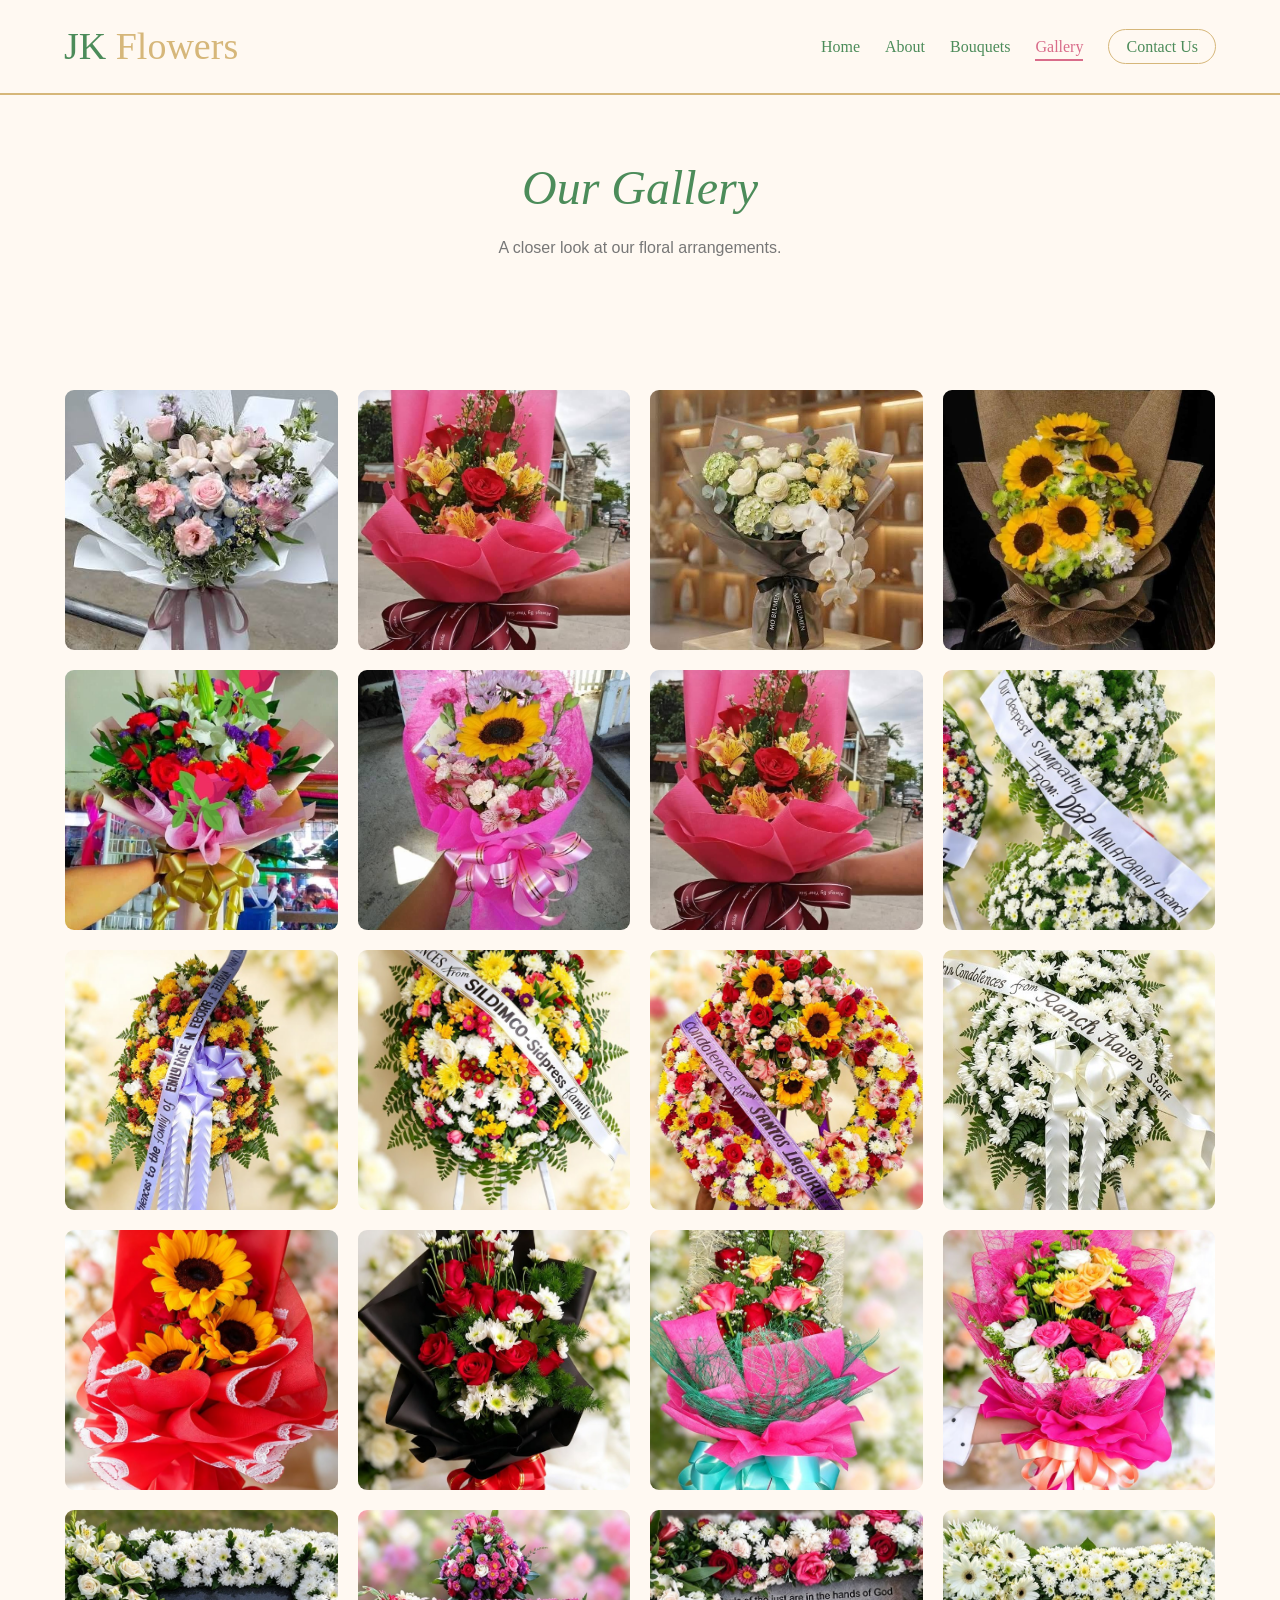
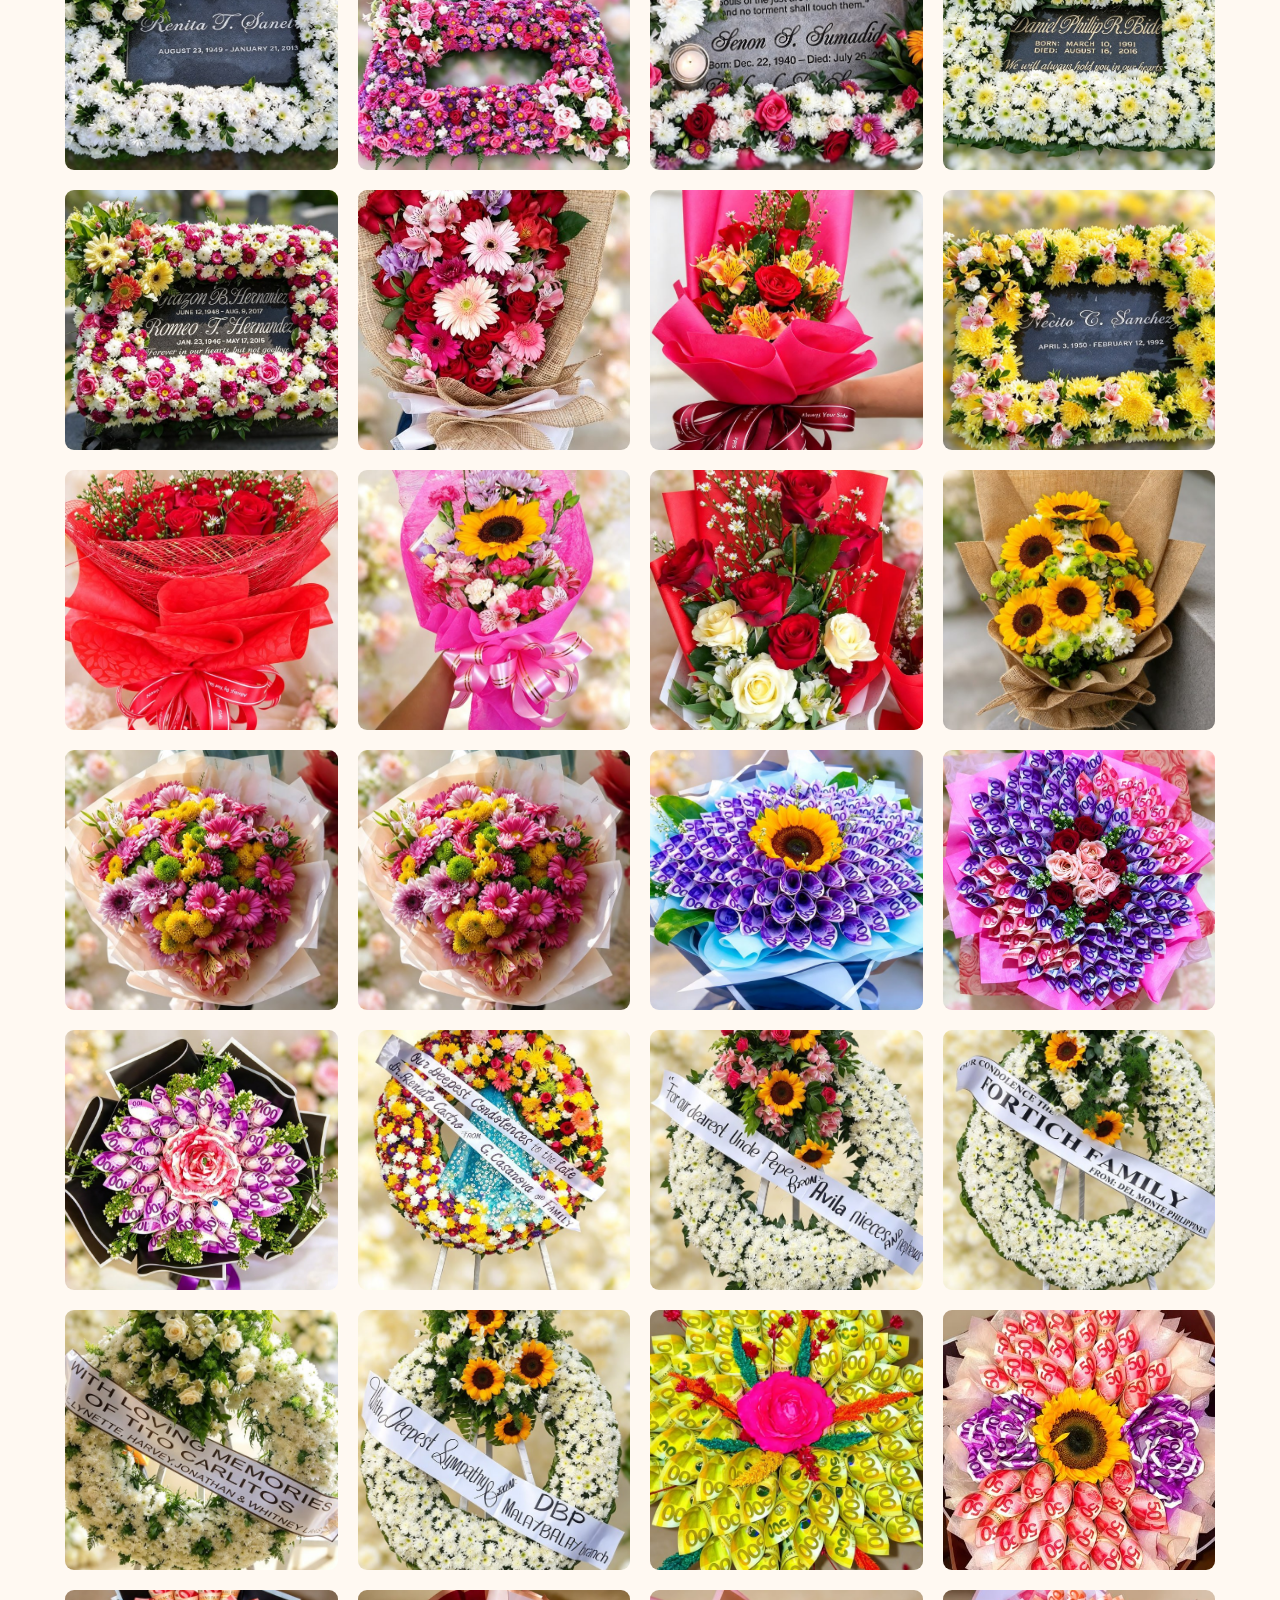
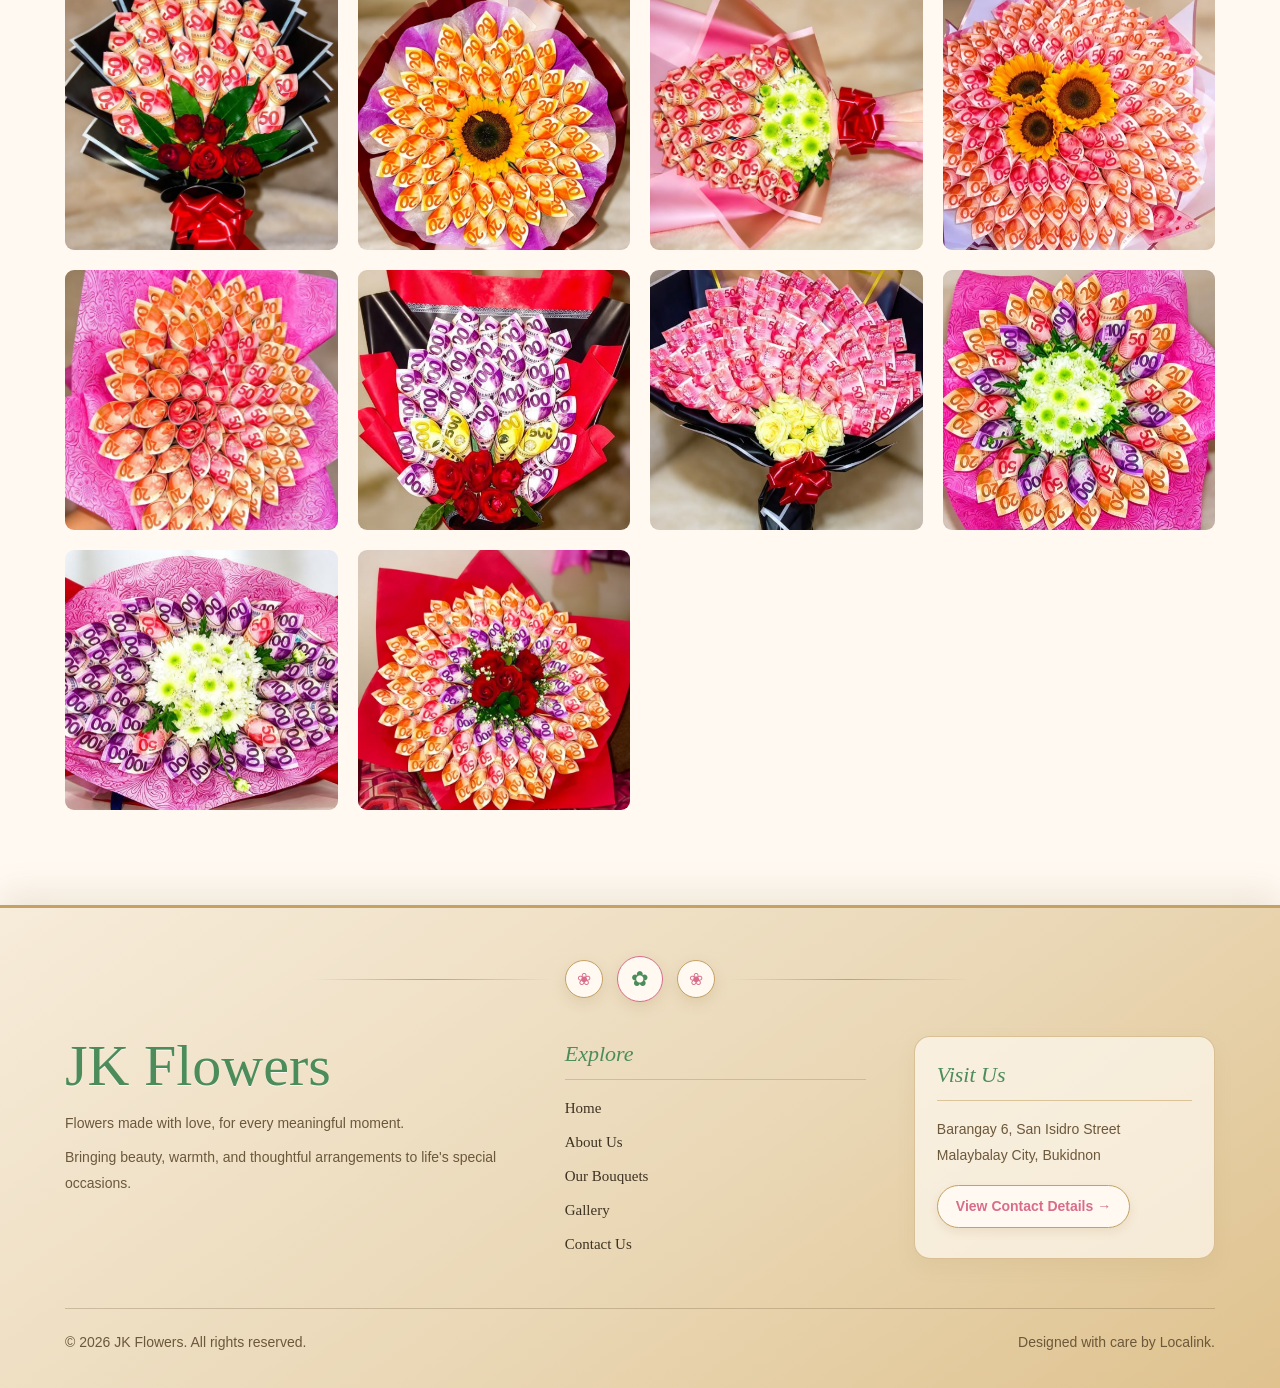
<file: gallery.html>
<!DOCTYPE html>
<html lang="en">
<head>
    <meta charset="UTF-8">
    <meta name="viewport" content="width=device-width, initial-scale=1.0">
    <title>JK Flowers | Gallery</title>
    <link rel="stylesheet" href="style.css">
</head>
<body>

<header>
    <nav class="navbar">
        <a href="index.html" class="logo">JK <span>Flowers</span></a>

        <ul class="nav-links">
            <li><a href="index.html">Home</a></li>
            <li><a href="about.html">About</a></li>
            <li><a href="bouquets.html">Bouquets</a></li>
            <li><a href="gallery.html" class="active">Gallery</a></li>
            <li><a href="contact.html" class="contact-link">Contact Us</a></li>
        </ul>
    </nav>
</header>

<main>

    <section class="page-banner">
        <h1>Our Gallery</h1>
        <p>A closer look at our floral arrangements.</p>
    </section>

    <section class="section">
        <div class="container">

            <div class="gallery-grid">

                <img src="assets/bouquet1.jpg" alt="Bouquet 01">
                <img src="assets/bouquet2.jpg" alt="Bouquet 02">
                <img src="assets/bouquet3.jpg" alt="Bouquet 03">
                <img src="assets/bouquet4.jpg" alt="Bouquet 04">
                <img src="assets/bouquet5.jpg" alt="Bouquet 05">
                <img src="assets/bouquet6.jpg" alt="Bouquet 06">
                <img src="assets/bouquet7.jpg" alt="Bouquet 07">
                <img src="assets/bouquet8.jpg" alt="Bouquet 08">
                <img src="assets/bouquet9.jpg" alt="Bouquet 09">
                <img src="assets/bouquet10.jpg" alt="Bouquet 10">
                <img src="assets/bouquet11.jpg" alt="Bouquet 11">
                <img src="assets/bouquet12.jpg" alt="Bouquet 12">
                <img src="assets/bouquet13.jpg" alt="Bouquet 13">
                <img src="assets/bouquet14.jpg" alt="Bouquet 14">
                <img src="assets/bouquet15.jpg" alt="Bouquet 15">
                <img src="assets/bouquet16.jpg" alt="Bouquet 16">
                <img src="assets/bouquet17.jpg" alt="Bouquet 17">
                <img src="assets/bouquet18.jpg" alt="Bouquet 18">
                <img src="assets/bouquet19.jpg" alt="Bouquet 19">
                <img src="assets/bouquet20.jpg" alt="Bouquet 20">
                <img src="assets/bouquet21.jpg" alt="Bouquet 21">
                <img src="assets/bouquet22.jpg" alt="Bouquet 22">
                <img src="assets/bouquet23.jpg" alt="Bouquet 23">
                <img src="assets/bouquet24.jpg" alt="Bouquet 24">
                <img src="assets/bouquet25.jpg" alt="Bouquet 25">
                <img src="assets/bouquet26.jpg" alt="Bouquet 26">
                <img src="assets/bouquet27.jpg" alt="Bouquet 27">
                <img src="assets/bouquet28.jpg" alt="Bouquet 28">
                <img src="assets/bouquet29.jpg" alt="Bouquet 29">
                <img src="assets/bouquet30.jpg" alt="Bouquet 30">
                <img src="assets/bouquet31.jpg" alt="Bouquet 31">
                <img src="assets/bouquet32.jpg" alt="Bouquet 32">
                <img src="assets/bouquet33.jpg" alt="Bouquet 33">
                <img src="assets/bouquet34.jpg" alt="Bouquet 34">
                <img src="assets/bouquet35.jpg" alt="Bouquet 35">
                <img src="assets/bouquet36.jpg" alt="Bouquet 36">
                <img src="assets/bouquet37.jpg" alt="Bouquet 37">
                <img src="assets/bouquet38.jpg" alt="Bouquet 38">
                <img src="assets/bouquet39.jpg" alt="Bouquet 39">
                <img src="assets/bouquet40.jpg" alt="Bouquet 40">
                <img src="assets/bouquet41.jpg" alt="Bouquet 41">
                <img src="assets/bouquet42.jpg" alt="Bouquet 42">
                <img src="assets/bouquet43.jpg" alt="Bouquet 43">
                <img src="assets/bouquet44.jpg" alt="Bouquet 44">
                <img src="assets/bouquet45.jpg" alt="Bouquet 45">
                <img src="assets/bouquet46.jpg" alt="Bouquet 46">
                <img src="assets/bouquet47.jpg" alt="Bouquet 47">
                <img src="assets/bouquet48.jpg" alt="Bouquet 48">
                <img src="assets/bouquet49.jpg" alt="Bouquet 49">
                <img src="assets/bouquet50.jpg" alt="Bouquet 50">
            </div>

        </div>
    </section>

</main>

<footer class="site-footer">
    <div class="container">

        <div class="footer-bloom-crown">
            <span>❀</span>
            <span>✿</span>
            <span>❀</span>
        </div>

        <div class="footer-content">

            <div class="footer-brand">
                <h2>JK Flowers</h2>
                <p>
                    Flowers made with love, for every
                    meaningful moment.
                </p>
                <p>
                    Bringing beauty, warmth, and thoughtful
                    arrangements to life's special occasions.
                </p>
            </div>

            <div class="footer-column">
                <h3>Explore</h3>
                <a href="index.html">Home</a>
                <a href="about.html">About Us</a>
                <a href="bouquets.html">Our Bouquets</a>
                <a href="gallery.html">Gallery</a>
                <a href="contact.html">Contact Us</a>
            </div>

            <div class="footer-column footer-visit-card">
                <h3>Visit Us</h3>
                <p>Barangay 6, San Isidro Street</p>
                <p>Malaybalay City, Bukidnon</p>
                <a href="contact.html" class="footer-pill-link">View Contact Details →</a>
            </div>

        </div>

        <div class="footer-bottom">
            <p>© 2026 JK Flowers. All rights reserved.</p>
            <p>Designed with care by Localink.</p>
        </div>

    </div>
</footer>

</body>
</html>
</file>
<file: style.css>
:root {
    --rose: #D96C8A;
    --rose-deep: #C45574;
    --green: #4C8C5A;
    --green-deep: #3E7A4B;
    --white: #FFFFFF;
    --gold: #D6B77A;
    --gold-soft: #DFC58E;
    --champagne: #EAD8B7;
    --champagne-light: #F7ECDA;
    --champagne-deep: #C5A164;
    --champagne-ink: #3E3323;
    --champagne-muted: #6C583B;
    --blush-mist: #FDEEF2;
    --sage-dew: #EDF6EF;
    --ivory: #FFF9F2;
    --text: #333333;
    --charcoal: #3A3532;
    --muted: #777777;
}

* {
    margin: 0;
    padding: 0;
    box-sizing: border-box;
}

html {
    scroll-behavior: smooth;
}

body {
    background: var(--ivory);
    color: var(--text);
    font-family: Arial, Helvetica, sans-serif;
    line-height: 1.6;
    animation: page-entrance 0.5s ease;
}

img {
    display: block;
    width: 100%;
    object-fit: cover;
}

a {
    color: inherit;
    text-decoration: none;
}

@view-transition {
    navigation: auto;
}

::view-transition-old(root) {
    animation: fade-out 0.2s ease both;
}

::view-transition-new(root) {
    animation: fade-in 0.35s ease both;
}

@keyframes fade-out {
    from {
        opacity: 1;
    }

    to {
        opacity: 0;
    }
}

@keyframes fade-in {
    from {
        opacity: 0;
        transform: translateY(8px);
    }

    to {
        opacity: 1;
        transform: translateY(0);
    }
}

@keyframes page-entrance {
    from {
        opacity: 0;
        transform: translateY(10px);
    }

    to {
        opacity: 1;
        transform: translateY(0);
    }
}

header {
    background: var(--ivory);
    border-bottom: 2px solid var(--gold);
    position: sticky;
    top: 0;
    z-index: 100;
}

.navbar {
    max-width: 1200px;
    width: 90%;
    margin: auto;
    padding: 16px 0;
    display: flex;
    align-items: center;
    justify-content: space-between;
    gap: 25px;
}

.logo {
    font-family: "Brush Script MT", "Segoe Script", cursive;
    font-size: 38px;
    font-weight: normal;
    letter-spacing: 0;
    color: var(--green);
    text-decoration: none;
}

.logo span {
    color: #D6B77A;
    font-size: 38px;
}

.nav-links {
    display: flex;
    align-items: center;
    gap: 25px;
    list-style: none;
}

.nav-links a {
    color: var(--green);
    font-family: Georgia, serif;
    font-size: 16px;
    position: relative;
    transition: color 0.3s ease;
}

.nav-links a::after {
    content: "";
    position: absolute;
    width: 0;
    height: 2px;
    left: 0;
    bottom: -6px;
    background: var(--rose);
    transition: width 0.3s ease;
}

.nav-links a:hover::after,
.nav-links a.active::after {
    width: 100%;
}

.nav-links a:hover,
.nav-links a.active {
    color: var(--rose);
}

.contact-link {
    border: 1px solid var(--gold);
    border-radius: 25px;
    padding: 8px 17px;
}

.btn {
    display: inline-block;
    background: var(--rose);
    color: var(--white);
    border: 1px solid var(--rose);
    border-radius: 30px;
    padding: 12px 24px;
    transition: all 0.3s ease;
}

.btn:hover {
    background: var(--green);
    border-color: var(--green);
    transform: translateY(-3px);
}

.btn-outline {
    background: transparent;
    color: var(--text);
    border-color: var(--gold);
}

.btn-outline:hover {
    background: var(--champagne);
    color: var(--champagne-ink);
}

.container {
    max-width: 1150px;
    width: 90%;
    margin: auto;
}

.section {
    padding: 95px 0;
}

.welcome-palette {
    background: var(--blush-mist);
    border-top: 1px solid rgba(217, 108, 138, 0.25);
    border-bottom: 1px solid rgba(217, 108, 138, 0.25);
}

.welcome-palette .section-title h2 {
    color: var(--rose-deep);
}

.welcome-palette p {
    color: var(--charcoal);
}

.featured-palette {
    background: var(--sage-dew);
    border-top: 1px solid rgba(76, 140, 90, 0.25);
    border-bottom: 1px solid rgba(76, 140, 90, 0.25);
}

.featured-palette .section-title h2 {
    color: var(--green-deep);
}

.featured-palette .product-card {
    border-color: var(--gold-soft);
}

.section-title {
    text-align: center;
    margin-bottom: 35px;
}

.section-title h2 {
    color: var(--green);
    font-family: Georgia, serif;
    font-size: 36px;
    font-style: italic;
    font-weight: normal;
}

.section-title p {
    color: var(--muted);
    margin-top: 8px;
}

.hero-full {
    position: relative;
    min-height: 720px;
    display: flex;
    align-items: center;
    justify-content: center;
    overflow: hidden;
    background:
        linear-gradient(
            rgba(25, 35, 25, 0.35),
            rgba(25, 35, 25, 0.48)
        ),
        url("assets/hero.jpg") center 45% / cover no-repeat;
    color: white;
    text-align: center;
}

.hero-full .hero-content {
    position: relative;
    z-index: 2;
    width: min(850px, 90%);
    padding: 80px 20px;
}

.hero-full .eyebrow {
    color: #f6dfb0;
    letter-spacing: 4px;
}

.hero-full h1 {
    color: white;
    font-family: Georgia, serif;
    font-size: clamp(48px, 7vw, 88px);
    line-height: 1.08;
    margin: 20px 0;
}

.hero-full p {
    color: white;
    font-size: 18px;
    line-height: 1.8;
    max-width: 620px;
    margin: 0 auto 30px;
}

.hero-full .button {
    display: inline-block;
    padding: 15px 28px;
    margin: 8px;
    border-radius: 30px;
    background: var(--rose);
    color: white;
    text-decoration: none;
    transition: 0.3s ease;
}

.hero-full .button:hover {
    background: var(--green);
    transform: translateY(-3px);
}

.hero-full .button-outline {
    background: transparent;
    border: 1px solid white;
    color: white;
}

.hero-full .button-outline:hover {
    background: white;
    color: var(--green);
}

.section-divider {
    display: flex;
    align-items: center;
    justify-content: center;
    gap: 20px;
    padding: 12px 0;
    background: var(--ivory);
}

.section-divider::before,
.section-divider::after {
    content: "";
    width: min(180px, 25%);
    height: 1px;
    background: var(--gold);
}

.section-divider span {
    color: var(--rose);
    font-size: 22px;
}

.section-divider.divider-floral {
    gap: 16px;
    padding: 8px 0;
    background: transparent;
}

.section-divider.divider-floral::before,
.section-divider.divider-floral::after {
    flex: 1;
    width: auto;
    max-width: 140px;
    background: linear-gradient(90deg, transparent, var(--gold), transparent);
}

.section-divider.divider-floral span {
    font-size: 16px;
    line-height: 1;
}

.intro {
    max-width: 800px;
    margin: auto;
    text-align: center;
}

.intro p {
    color: var(--muted);
    margin-top: 15px;
}

.product-grid {
    display: grid;
    grid-template-columns: repeat(3, 1fr);
    gap: 25px;
}

.product-card {
    display: block;
    background: var(--white);
    padding: 12px;
    border: 1px solid #eadfce;
    border-radius: 12px;
    overflow: hidden;
    cursor: pointer;
    transition:
        transform 0.35s ease,
        box-shadow 0.35s ease;
}

.product-card:hover {
    transform: translateY(-8px);
    box-shadow: 0 12px 25px rgba(51, 51, 51, 0.12);
}

.product-card img {
    height: 230px;
    border-radius: 8px;
    transition: transform 0.5s ease;
}

.product-card:hover img {
    transform: scale(1.04);
}

.product-card h3 {
    color: var(--green);
    font-family: Georgia, serif;
    font-size: 19px;
    margin-top: 12px;
}

.product-card p {
    color: var(--rose);
    font-size: 14px;
    font-weight: bold;
    margin-top: 4px;
}

/* =========================================
   BOUQUETS 6-PAGE PAGINATION (PAGES 1-5: 9, PAGE 6: 5)
   ========================================= */
.bouquets-section {
    padding-top: 25px;
}

.pagination-bar {
    display: flex;
    align-items: center;
    justify-content: center;
    flex-wrap: wrap;
    gap: 10px;
    margin-bottom: 28px;
}

.pagination-bottom {
    margin-top: 42px;
    margin-bottom: 0;
}

.pagination-label {
    color: var(--champagne-muted);
    font-family: Georgia, serif;
    font-size: 15px;
    margin-right: 4px;
}

.page-link {
    display: inline-flex;
    align-items: center;
    justify-content: center;
    min-width: 42px;
    height: 42px;
    padding: 0 14px;
    border-radius: 999px;
    background: var(--white);
    border: 1px solid var(--gold);
    color: var(--green);
    font-family: Georgia, serif;
    font-size: 15px;
    font-weight: bold;
    transition: all 0.25s ease;
}

.page-link:hover {
    background: var(--blush-mist);
    border-color: var(--rose);
    color: var(--rose-deep);
    transform: translateY(-2px);
}

.page-indicator {
    text-align: center;
    color: var(--muted);
    font-family: Georgia, serif;
    font-style: italic;
    font-size: 15px;
    margin-bottom: 24px;
}

/* Default state: Page 1 visible, Pages 2-6 hidden */
.bouquets-page {
    display: none;
}

.bouquets-page-1 {
    display: block;
}

.page-btn-1 {
    background: var(--rose);
    border-color: var(--rose);
    color: var(--white);
}

/* When #page-2 is targeted */
#page-2:target .bouquets-page-1,
#page-2:target .bouquets-page-3,
#page-2:target .bouquets-page-4,
#page-2:target .bouquets-page-5,
#page-2:target .bouquets-page-6 {
    display: none;
}
#page-2:target .bouquets-page-2 {
    display: block;
}
#page-2:target .page-btn-1 {
    background: var(--white);
    border-color: var(--gold);
    color: var(--green);
}
#page-2:target .page-btn-2 {
    background: var(--rose);
    border-color: var(--rose);
    color: var(--white);
}

/* When #page-3 is targeted */
#page-3:target .bouquets-page-1,
#page-3:target .bouquets-page-2,
#page-3:target .bouquets-page-4,
#page-3:target .bouquets-page-5,
#page-3:target .bouquets-page-6 {
    display: none;
}
#page-3:target .bouquets-page-3 {
    display: block;
}
#page-3:target .page-btn-1 {
    background: var(--white);
    border-color: var(--gold);
    color: var(--green);
}
#page-3:target .page-btn-3 {
    background: var(--rose);
    border-color: var(--rose);
    color: var(--white);
}

/* When #page-4 is targeted */
#page-4:target .bouquets-page-1,
#page-4:target .bouquets-page-2,
#page-4:target .bouquets-page-3,
#page-4:target .bouquets-page-5,
#page-4:target .bouquets-page-6 {
    display: none;
}
#page-4:target .bouquets-page-4 {
    display: block;
}
#page-4:target .page-btn-1 {
    background: var(--white);
    border-color: var(--gold);
    color: var(--green);
}
#page-4:target .page-btn-4 {
    background: var(--rose);
    border-color: var(--rose);
    color: var(--white);
}

/* When #page-5 is targeted */
#page-5:target .bouquets-page-1,
#page-5:target .bouquets-page-2,
#page-5:target .bouquets-page-3,
#page-5:target .bouquets-page-4,
#page-5:target .bouquets-page-6 {
    display: none;
}
#page-5:target .bouquets-page-5 {
    display: block;
}
#page-5:target .page-btn-1 {
    background: var(--white);
    border-color: var(--gold);
    color: var(--green);
}
#page-5:target .page-btn-5 {
    background: var(--rose);
    border-color: var(--rose);
    color: var(--white);
}

/* When #page-6 is targeted */
#page-6:target .bouquets-page-1,
#page-6:target .bouquets-page-2,
#page-6:target .bouquets-page-3,
#page-6:target .bouquets-page-4,
#page-6:target .bouquets-page-5 {
    display: none;
}
#page-6:target .bouquets-page-6 {
    display: block;
}
#page-6:target .page-btn-1 {
    background: var(--white);
    border-color: var(--gold);
    color: var(--green);
}
#page-6:target .page-btn-6 {
    background: var(--rose);
    border-color: var(--rose);
    color: var(--white);
}

/* Keep Page 1 highlighted when explicitly #page-1 */
#page-1:target .page-btn-1 {
    background: var(--rose);
    border-color: var(--rose);
    color: var(--white);
}

.page-step-actions {
    display: flex;
    justify-content: center;
    gap: 14px;
    flex-wrap: wrap;
    margin-top: 32px;
}

.page-step-btn {
    display: inline-block;
    padding: 11px 22px;
    border-radius: 30px;
    background: var(--rose);
    color: var(--white);
    font-size: 14px;
    transition: all 0.25s ease;
}

.page-step-btn:hover {
    background: var(--green);
    transform: translateY(-2px);
}

.page-step-prev {
    background: var(--white);
    color: var(--green);
    border: 1px solid var(--gold);
}

.page-step-prev:hover {
    background: var(--champagne-light);
    color: var(--rose-deep);
}

.page-banner {
    text-align: center;
    padding: 55px 20px 35px;
}

.page-banner h1 {
    color: var(--green);
    font-family: Georgia, serif;
    font-size: 48px;
    font-weight: normal;
    font-style: italic;
}

.page-banner p {
    color: var(--muted);
    margin-top: 8px;
}

.about-layout {
    display: grid;
    grid-template-columns: 1fr 1fr;
    align-items: center;
    gap: 45px;
}

.about-layout img {
    height: 350px;
    border-radius: 10px;
}

.about-layout h2 {
    color: var(--green);
    font-family: Georgia, serif;
    font-size: 35px;
    font-weight: normal;
    margin-bottom: 15px;
}

.about-layout p {
    color: var(--muted);
    margin-bottom: 15px;
}

.gallery-grid {
    display: grid;
    grid-template-columns: repeat(4, 1fr);
    gap: 20px;
}

.gallery-grid img {
    height: 260px;
    border-radius: 9px;
    transition:
        transform 0.4s ease,
        box-shadow 0.4s ease;
}

.gallery-grid img:hover {
    transform: scale(1.04);
    box-shadow: 0 10px 20px rgba(0, 0, 0, 0.15);
}

.contact-section {
    background: var(--ivory);
    padding: 80px 0;
}

.contact-grid {
    display: grid;
    grid-template-columns: repeat(3, 1fr);
    gap: 25px;
}

.contact-card {
    display: block;
    padding: 35px 25px;
    background: var(--white);
    border: 1px solid rgba(214, 183, 122, 0.35);
    border-radius: 18px;
    text-align: center;
    color: var(--text);
    text-decoration: none;
    box-shadow: 0 8px 25px rgba(0, 0, 0, 0.04);
    transition: transform 0.3s ease, box-shadow 0.3s ease;
}

.contact-card:hover {
    transform: translateY(-8px);
    box-shadow: 0 15px 35px rgba(0, 0, 0, 0.09);
}

.contact-icon {
    width: 60px;
    height: 60px;
    margin: 0 auto 20px;
    display: flex;
    align-items: center;
    justify-content: center;
    border-radius: 50%;
    background: var(--ivory);
    color: var(--rose);
    font-size: 30px;
}

.contact-card h3 {
    color: var(--green);
    font-family: Georgia, serif;
    margin-bottom: 15px;
    font-size: 21px;
}

.contact-card p {
    color: var(--muted);
    margin: 8px 0;
    line-height: 1.6;
}

.location-link {
    display: inline-block;
    margin-top: 18px;
    color: var(--rose);
    font-weight: bold;
}

.contact-note {
    display: inline-block;
    margin-top: 15px;
    color: var(--muted);
    font-size: 13px;
}

.map-popup {
    position: fixed;
    inset: 0;
    z-index: 9999;
    display: flex;
    align-items: center;
    justify-content: center;
    padding: 20px;
    opacity: 0;
    visibility: hidden;
    transition: opacity 0.3s ease, visibility 0.3s ease;
}

.map-popup:target {
    opacity: 1;
    visibility: visible;
}

.map-overlay {
    position: absolute;
    inset: 0;
    background: rgba(25, 35, 25, 0.7);
    backdrop-filter: blur(5px);
}

.map-popup-content {
    position: relative;
    z-index: 1;
    width: min(750px, 100%);
    padding: 25px;
    background: var(--white);
    border-radius: 18px;
    box-shadow: 0 20px 60px rgba(0, 0, 0, 0.2);
    transform: translateY(20px);
    transition: transform 0.3s ease;
}

.map-popup:target .map-popup-content {
    transform: translateY(0);
}

.map-popup-header {
    display: flex;
    align-items: center;
    justify-content: space-between;
    gap: 15px;
    margin-bottom: 20px;
}

.map-popup-header h2 {
    color: var(--green);
    margin-top: 5px;
}

.map-close {
    display: flex;
    align-items: center;
    justify-content: center;
    width: 40px;
    height: 40px;
    border-radius: 50%;
    background: var(--ivory);
    color: var(--rose);
    text-decoration: none;
    font-size: 28px;
    transition: background 0.3s ease;
}

.map-close:hover {
    background: #f5e5e9;
}

.map-popup iframe {
    display: block;
    width: 100%;
    border-radius: 12px;
}

.map-directions {
    display: inline-block;
    margin-top: 18px;
}

.product-popup {
    position: fixed;
    inset: 0;
    z-index: 9999;
    display: flex;
    justify-content: center;
    align-items: center;
    padding: 20px;
    opacity: 0;
    visibility: hidden;
    transition: opacity 0.3s ease, visibility 0.3s ease;
}

.product-popup:target {
    opacity: 1;
    visibility: visible;
}

.product-overlay {
    position: absolute;
    inset: 0;
    background: rgba(25, 35, 25, 0.75);
    backdrop-filter: blur(6px);
}

.product-popup-content {
    position: relative;
    z-index: 1;
    width: min(850px, 100%);
    background: var(--white);
    border-radius: 20px;
    overflow: hidden;
    display: grid;
    grid-template-columns: 1fr 1fr;
    box-shadow: 0 20px 70px rgba(0, 0, 0, 0.25);
    transform: translateY(25px);
    transition: transform 0.3s ease;
}

.product-popup:target .product-popup-content {
    transform: translateY(0);
}

.product-popup-image {
    width: 100%;
    height: 100%;
    min-height: 430px;
    object-fit: cover;
}

.product-popup-details {
    padding: 45px 35px;
    display: flex;
    flex-direction: column;
    justify-content: center;
}

.product-popup-details .eyebrow {
    color: var(--rose);
    letter-spacing: 2px;
    font-size: 12px;
}

.product-popup-details h2 {
    color: var(--green);
    font-family: Georgia, serif;
    font-size: 32px;
    margin: 12px 0;
}

.product-price {
    color: var(--rose);
    font-size: 19px;
    font-weight: bold;
    margin: 18px 0;
}

.product-description {
    color: var(--muted);
    line-height: 1.8;
}

.product-popup-actions {
    display: flex;
    align-items: center;
    gap: 12px;
    flex-wrap: wrap;
    margin-top: 28px;
}

.product-next,
.product-prev {
    display: inline-block;
    padding: 12px 20px;
    background: var(--rose);
    color: white;
    text-decoration: none;
    border-radius: 30px;
    transition: background 0.3s ease;
}

.product-next:hover,
.product-prev:hover {
    background: var(--green);
}

.product-close {
    position: absolute;
    z-index: 2;
    top: 15px;
    right: 18px;
    width: 38px;
    height: 38px;
    display: flex;
    align-items: center;
    justify-content: center;
    border-radius: 50%;
    background: var(--ivory);
    color: var(--green);
    text-decoration: none;
    font-size: 25px;
}

.site-footer {
    background: linear-gradient(145deg, var(--champagne-light) 0%, var(--champagne) 54%, #DFC28E 100%);
    color: var(--champagne-ink);
    padding: 48px 0 34px;
    margin-top: 0;
    border-top: 3px solid var(--champagne-deep);
    box-shadow: 0 -12px 32px rgba(145, 112, 54, 0.14);
}

.footer-bloom-crown {
    display: flex;
    align-items: center;
    justify-content: center;
    gap: 14px;
    margin-bottom: 34px;
}

.footer-bloom-crown::before,
.footer-bloom-crown::after {
    content: "";
    flex: 1;
    max-width: 240px;
    height: 1px;
    background: linear-gradient(90deg, transparent, var(--champagne-deep), transparent);
}

.footer-bloom-crown span {
    display: inline-flex;
    align-items: center;
    justify-content: center;
    width: 38px;
    height: 38px;
    border-radius: 50%;
    background: var(--ivory);
    border: 1px solid var(--champagne-deep);
    color: var(--rose);
    font-size: 17px;
    box-shadow: 0 5px 14px rgba(145, 112, 54, 0.16);
}

.footer-bloom-crown span:nth-child(2) {
    width: 46px;
    height: 46px;
    font-size: 21px;
    color: var(--green);
    border-color: var(--rose);
}

.footer-content {
    max-width: 1150px;
    margin: auto;
    display: grid;
    grid-template-columns: 1.5fr 1fr 1fr;
    gap: 48px;
    padding-bottom: 42px;
    align-items: start;
}

.footer-content p {
    font-size: 14px;
}

.footer-content a {
    text-decoration: none;
}

.footer-brand h2 {
    font-family: "Brush Script MT", "Segoe Script", cursive;
    font-size: 58px;
    font-weight: normal;
    color: var(--green);
    margin-bottom: 14px;
    line-height: 1.05;
    text-shadow: 0 1px 0 rgba(255, 255, 255, 0.7);
}

.footer-brand p,
.footer-column p {
    color: var(--champagne-muted);
    line-height: 1.85;
}

.footer-brand p + p {
    margin-top: 8px;
}

.footer-column h3 {
    color: var(--green);
    font-family: Georgia, serif;
    font-style: italic;
    font-weight: normal;
    font-size: 22px;
    margin-bottom: 16px;
    padding-bottom: 8px;
    border-bottom: 1px solid rgba(197, 161, 100, 0.55);
}

.footer-column a {
    display: block;
    width: fit-content;
    margin: 10px 0;
    color: var(--champagne-ink);
    font-family: Georgia, serif;
    font-size: 15px;
    transition: color 0.3s ease, transform 0.3s ease;
}

.footer-column a:not(.footer-pill-link):hover {
    color: var(--rose);
    transform: translateX(6px);
}

.footer-visit-card {
    background: rgba(255, 251, 244, 0.68);
    border: 1px solid rgba(197, 161, 100, 0.6);
    border-radius: 16px;
    padding: 20px 22px;
    box-shadow: 0 8px 20px rgba(145, 112, 54, 0.08);
}

.footer-pill-link {
    margin-top: 16px !important;
    padding: 9px 18px;
    border-radius: 999px;
    background: var(--ivory);
    border: 1px solid var(--champagne-deep);
    color: var(--rose) !important;
    font-family: Arial, Helvetica, sans-serif !important;
    font-size: 14px !important;
    font-weight: bold;
    box-shadow: 0 4px 10px rgba(145, 112, 54, 0.12);
    transition: all 0.3s ease;
}

.footer-pill-link:hover {
    background: var(--rose) !important;
    border-color: var(--rose) !important;
    color: var(--white) !important;
    transform: translateY(-2px);
}

.footer-bottom {
    border-top: 1px solid rgba(108, 88, 59, 0.28);
    padding-top: 22px;
    display: flex;
    justify-content: space-between;
    gap: 15px;
    flex-wrap: wrap;
    color: var(--champagne-muted);
    font-size: 14px;
}

@media (max-width: 850px) {
    .navbar {
        flex-direction: column;
    }

    .nav-links {
        gap: 15px;
        flex-wrap: wrap;
        justify-content: center;
    }

    .product-grid,
    .gallery-grid {
        grid-template-columns: repeat(2, 1fr);
    }

    .contact-grid {
        grid-template-columns: 1fr 1fr;
    }

    .footer-content {
        grid-template-columns: 1fr 1fr;
        gap: 35px;
    }

    .hero-full {
        min-height: 600px;
    }
}

@media (max-width: 600px) {
    .logo {
        font-size: 30px;
    }

    .about-layout {
        grid-template-columns: 1fr;
    }

    .product-grid,
    .contact-grid {
        grid-template-columns: 1fr;
    }

    .gallery-grid {
        grid-template-columns: repeat(2, 1fr);
        gap: 12px;
    }

    .gallery-grid img {
        height: 170px;
    }

    .section {
        padding: 65px 0;
    }

    .section-title h2 {
        font-size: 29px;
    }

    .page-banner h1 {
        font-size: 38px;
    }

    .footer-content {
        flex-direction: column;
        text-align: center;
        grid-template-columns: 1fr;
        gap: 30px;
    }

    .footer-column h3 {
        text-align: center;
    }

    .footer-column a {
        margin: 10px auto;
    }

    .footer-brand h2 {
        font-size: 48px;
    }

    .hero-full {
        min-height: 570px;
    }

    .hero-full h1 {
        font-size: 48px;
    }

    .product-popup-content {
        grid-template-columns: 1fr;
        max-height: 90vh;
        overflow-y: auto;
    }

    .product-popup-image {
        min-height: 250px;
        max-height: 300px;
    }

    .product-popup-details {
        padding: 25px;
    }
}

@media (prefers-reduced-motion: reduce) {
    *,
    *::before,
    *::after {
        animation-duration: 0.01ms !important;
        animation-iteration-count: 1 !important;
        scroll-behavior: auto !important;
        transition-duration: 0.01ms !important;
    }
}
</file>
